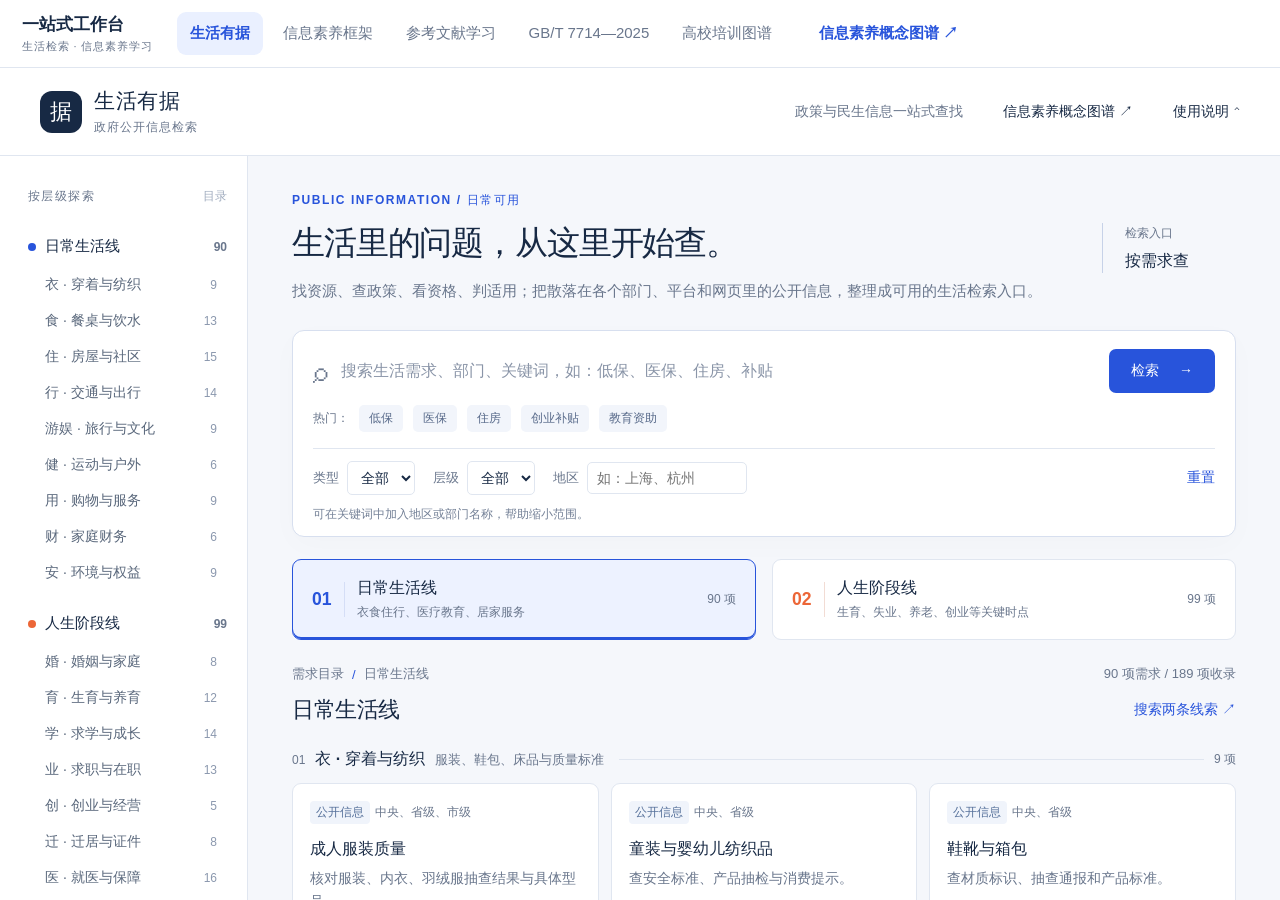
<file: index.html>
<!doctype html>
<html lang="zh-CN"><head><meta charset="utf-8"><meta name="viewport" content="width=device-width,initial-scale=1"><meta name="description" content="由日常生活与人生阶段两条线索，分层展示政府公开信息与生活服务资源，帮助用户高效检索与判断。"><title>生活有据 | 政府公开信息检索</title><link rel="icon" type="image/svg+xml" href="data:image/svg+xml,%3Csvg xmlns='http://www.w3.org/2000/svg' viewBox='0 0 64 64'%3E%3Crect width='64' height='64' rx='16' fill='%2315284b'/%3E%3Cpath d='M16 20h32v6H16zm0 14h32v6H16zm0 14h22v6H16z' fill='white'/%3E%3C/svg%3E"><link rel="stylesheet" href="styles.css"><script defer src="data.js"></script><script defer src="app.js"></script></head>
<body><a class="skip" href="#results">跳到检索结果</a>
<header class="header"><a class="brand" href="./" aria-label="生活有据 首页"><span class="brand-mark">据</span><span>生活有据<small>政府公开信息检索</small></span></a><div class="header-note">政策与民生信息一站式查找</div><a class="text-button" href="https://information-literacy-course-atlas.xingmf.chatgpt.site/" target="_blank" rel="noopener">信息素养概念图谱 ↗</a><button class="text-button" id="guide-open">使用说明 <span aria-hidden="true">⌃</span></button></header>
<div class="shell"><aside class="sidebar"><div class="nav-label">按层级探索 <span>目录</span></div><nav id="nav" aria-label="生活需求分类"></nav><div class="side-foot"><span class="mini-line"></span><strong>信息要核验</strong><p>查询到资格不等于服务质量保证；未查到记录不代表无资源。</p><button class="text-button" id="levels-open">查看层级</button></div></aside>
<main id="main"><section class="intro"><div><div class="eyebrow">PUBLIC INFORMATION / 日常可用</div><h1>生活里的问题，<br class="mobile-break">从这里开始查。</h1><p>找资源、查政策、看资格、判适用；把散落在各个部门、平台和网页里的公开信息，整理成可用的生活检索入口。</p></div><div class="index-stamp"><span>检索入口</span><b>按需求查</b></div></section>
<section class="search-panel" aria-label="检索条件"><form id="search-form"><div class="search-box"><span aria-hidden="true">⌕</span><label class="sr-only" for="query">搜索生活需求、部门、关键词</label><input id="query" type="search" placeholder="搜索生活需求、部门、关键词，如：低保、医保、住房、补贴" autocomplete="off"><button type="submit">检索 <span aria-hidden="true">→</span></button></div></form><div class="quick"><span>热门：</span><button data-query="低保">低保</button><button data-query="医保">医保</button><button data-query="住房">住房</button><button data-query="创业补贴">创业补贴</button><button data-query="教育资助">教育资助</button></div><div class="filters"><label>类型<select id="type"><option value="">全部</option><option>政策</option><option>服务</option><option>补贴</option><option>资格</option></select></label><label>层级<select id="level"><option value="">全部</option><option>国家</option><option>省级</option><option>市级</option><option>区县</option></select></label><label class="region-label">地区<input id="region" placeholder="如：上海、杭州" aria-describedby="region-help" maxlength="40"></label><button id="reset" class="text-button">重置</button></div><p class="filter-help" id="region-help">可在关键词中加入地区或部门名称，帮助缩小范围。</p></section>
<div class="track-tabs" role="group" aria-label="选择生活线索"><button class="track active" data-track="daily"><span class="track-icon">01</span><span><b>日常生活线</b><small>衣食住行、医疗教育、居家服务</small></span><em id="daily-count"></em></button><button class="track life" data-track="life"><span class="track-icon">02</span><span><b>人生阶段线</b><small>生育、失业、养老、创业等关键时点</small></span><em id="life-count"></em></button></div>
<section id="results" tabindex="-1"><div class="result-heading"><div class="breadcrumb" id="breadcrumb"></div><span id="result-count" role="status" aria-live="polite"></span></div><div class="scope-row"><h2 id="view-title">生活需求检索</h2><button id="all-scope" class="text-button">全部范围</button></div><div id="groups"></div></section>
<section class="reading-note"><b>信息有范围，判断有边界。</b><p>看更新时间、适用地区、统计口径与对象。查询到资质不等于服务质量保证；未查到记录不代表没有政策，但意味着尚未在公开信息中确认。</p><button id="method-open" class="text-button">查看检索方法</button></section>
</main></div>
<dialog id="detail" aria-labelledby="detail-title"><div class="dialog-top"><span id="detail-path"></span><button class="close" id="detail-close" aria-label="关闭详情">×</button></div><div id="detail-content"></div></dialog>
<dialog id="guide" aria-labelledby="guide-title"><div class="dialog-top"><span>使用指南</span><button class="close" id="guide-close" aria-label="关闭指南">×</button></div><div class="guide-content"><h2 id="guide-title">如何使用这套检索页</h2><div class="steps"><section><span>01</span><h3>先确定需求</h3><p>从“日常生活线”或“人生阶段线”入手，筛选最贴近你当前问题的资源。</p></section><section><span>02</span><h3>用关键词和地区缩小范围</h3><p>例如“失业补贴 + 上海”“儿童医保”“低保 + 杭州”等，通常更容易命中真实文件。</p></section><section><span>03</span><h3>比对机构、时间和适用范围</h3><p>重点看发布单位、更新时间、适用对象和管理层级，避免把一般通知误判成可直接申请的政策。</p></section></div><dl><dt>建议使用方式</dt><dd>优先查政府官网、部门文件、地方公告和统一政务平台。</dd><dd>如果搜索结果不理想，可以更换“类型”“层级”“地区”组合。</dd></dl></div></dialog>
<div id="toast" role="status" aria-live="polite"></div>
<script>
if (window.self === window.top) {
  window.location.replace('./all-in-one.html');
}
</script>
</body></html>
</file>
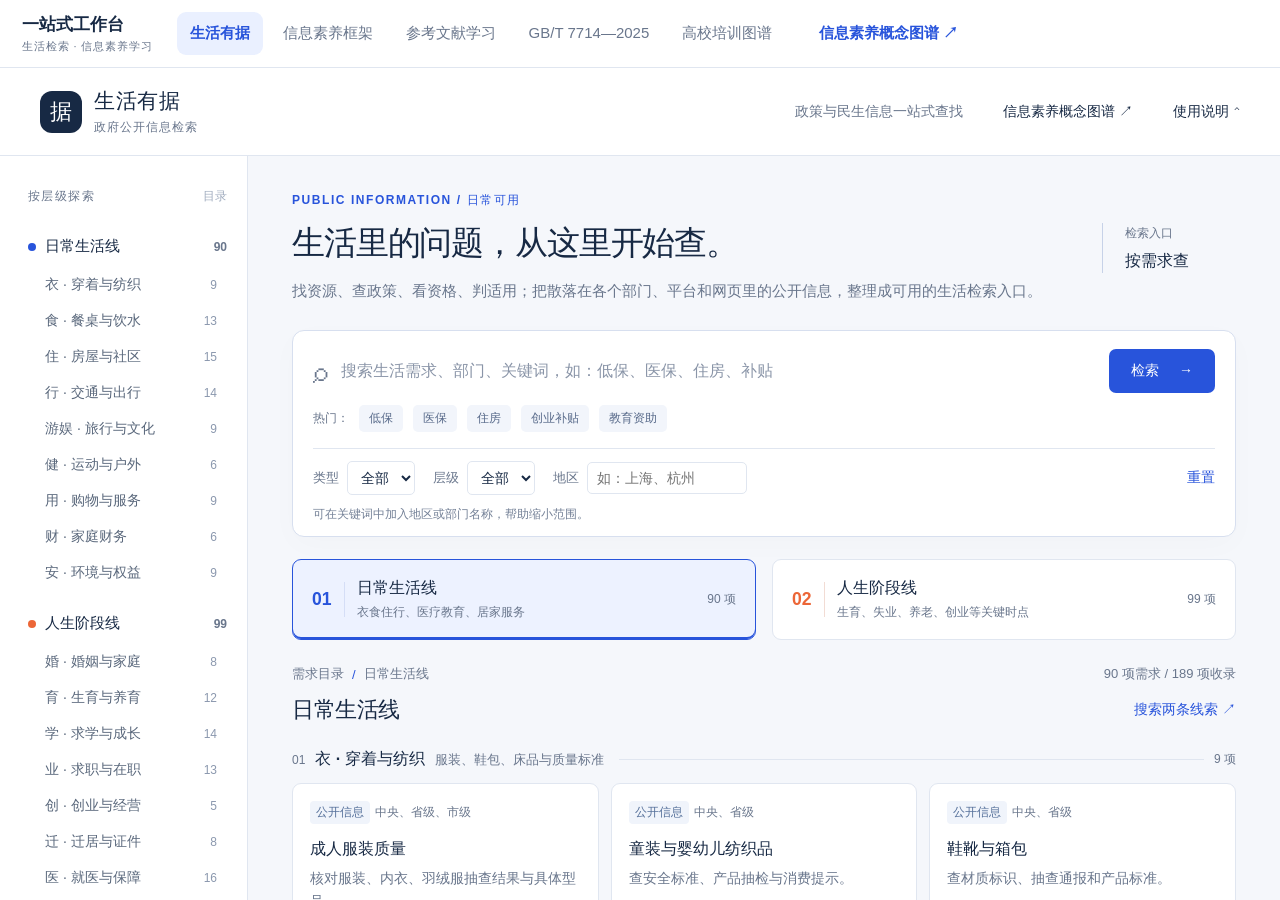
<file: all-in-one.html>
<!doctype html>
<html lang="zh-CN">
<head>
  <meta charset="utf-8">
  <meta name="viewport" content="width=device-width, initial-scale=1">
  <meta name="description" content="统一访问生活有据、信息素养框架、参考文献学习、GB/T 7714 和高校培训图谱。">
  <title>信息素养与生活检索 · 一站式工作台</title>
  <style>
    :root{color-scheme:light;--ink:#172944;--muted:#69768c;--line:#e0e6f0;--blue:#2854db;--paper:#f5f7fb;--white:#fff}
    *{box-sizing:border-box}html,body{height:100%;margin:0}body{display:flex;flex-direction:column;background:var(--paper);color:var(--ink);font:15px/1.5 Inter,"PingFang SC","Microsoft YaHei",sans-serif}
    .topbar{display:flex;align-items:center;gap:24px;padding:12px 22px;background:var(--white);border-bottom:1px solid var(--line);z-index:2}
    .brand{flex:none;color:var(--ink);font-weight:800;text-decoration:none;font-size:17px}.brand span{display:block;color:var(--muted);font-size:11px;font-weight:500;letter-spacing:.08em}
    nav{display:flex;align-items:center;gap:7px;overflow-x:auto;scrollbar-width:thin}nav button{flex:none;border:0;border-radius:9px;padding:10px 13px;background:transparent;color:var(--muted);font:inherit;cursor:pointer}nav button:hover{background:#f0f3fa;color:var(--ink)}nav button[aria-selected="true"]{background:#eaf0ff;color:var(--blue);font-weight:700}
    .workspace{position:relative;flex:1;min-height:0}.workspace iframe{position:absolute;inset:0;width:100%;height:100%;border:0;background:#fff}.workspace iframe[hidden]{display:none}
    .mobile-title{display:none}
    @media(max-width:700px){.topbar{display:block;padding:9px 12px}.brand{display:none}nav{gap:4px}nav button{padding:9px 11px;font-size:13px}.workspace{min-height:0}}
    .course-link{display:inline-block;flex:none;color:var(--blue);font-weight:650;text-decoration:none;padding:8px 10px;border-radius:9px}.course-link:hover,.course-link:focus-visible{background:#eaf0ff}
  @media(max-width:700px){.course-link{padding:5px 11px;font-size:13px}}
</style>
</head>
<body>
  <header class="topbar">
    <a class="brand" href="./all-in-one.html">一站式工作台<span>生活检索 · 信息素养学习</span></a>
    <nav role="tablist" aria-label="选择网页">
      <button id="tab-life" role="tab" aria-selected="true" aria-controls="page-life" data-page="life">生活有据</button>
      <button id="tab-framework" role="tab" aria-selected="false" aria-controls="page-framework" data-page="framework" tabindex="-1">信息素养框架</button>
      <button id="tab-references" role="tab" aria-selected="false" aria-controls="page-references" data-page="references" tabindex="-1">参考文献学习</button>
      <button id="tab-standard" role="tab" aria-selected="false" aria-controls="page-standard" data-page="standard" tabindex="-1">GB/T 7714—2025</button>
      <button id="tab-training" role="tab" aria-selected="false" aria-controls="page-training" data-page="training" tabindex="-1">高校培训图谱</button>
    </nav>
    <a class="course-link" href="https://information-literacy-course-atlas.xingmf.chatgpt.site/">信息素养概念图谱 ↗</a>
  </header>
  <main class="workspace" aria-label="网页内容">
    <iframe id="page-life" title="生活有据：政府公开信息检索" src="./index.html"></iframe>
    <iframe id="page-framework" title="高等教育信息素养框架互动知识图谱" src="./il-framework.html" hidden></iframe>
    <iframe id="page-references" title="参考文献互动学习网站" src="./ref-learning.html" hidden></iframe>
    <iframe id="page-standard" title="GB/T 7714—2025文献类型与代码全景图" src="./gbt7714.html" hidden></iframe>
    <iframe id="page-training" title="高校信息素养培训图谱" src="./training-atlas.html" hidden></iframe>
  </main>
  <script>
    const tabs=[...document.querySelectorAll('[role="tab"]')];
    const frames=[...document.querySelectorAll('.workspace iframe')];
    function activate(tab,focus=false){
      tabs.forEach(item=>{const selected=item===tab;item.setAttribute('aria-selected',String(selected));item.tabIndex=selected?0:-1;});
      frames.forEach(frame=>{frame.hidden=frame.id!==tab.getAttribute('aria-controls');});
      if(focus)tab.focus();
      history.replaceState(null,'','#'+tab.dataset.page);
    }
    tabs.forEach((tab,index)=>{
      tab.addEventListener('click',()=>activate(tab));
      tab.addEventListener('keydown',event=>{
        let next=index;
        if(event.key==='ArrowRight')next=(index+1)%tabs.length;
        else if(event.key==='ArrowLeft')next=(index-1+tabs.length)%tabs.length;
        else if(event.key==='Home')next=0;
        else if(event.key==='End')next=tabs.length-1;
        else return;
        event.preventDefault();activate(tabs[next],true);
      });
    });
    const initial=location.hash.slice(1);
    const initialTab=tabs.find(tab=>tab.dataset.page===initial);
    if(initialTab)activate(initialTab);
  </script>
</body>
</html>
</file>
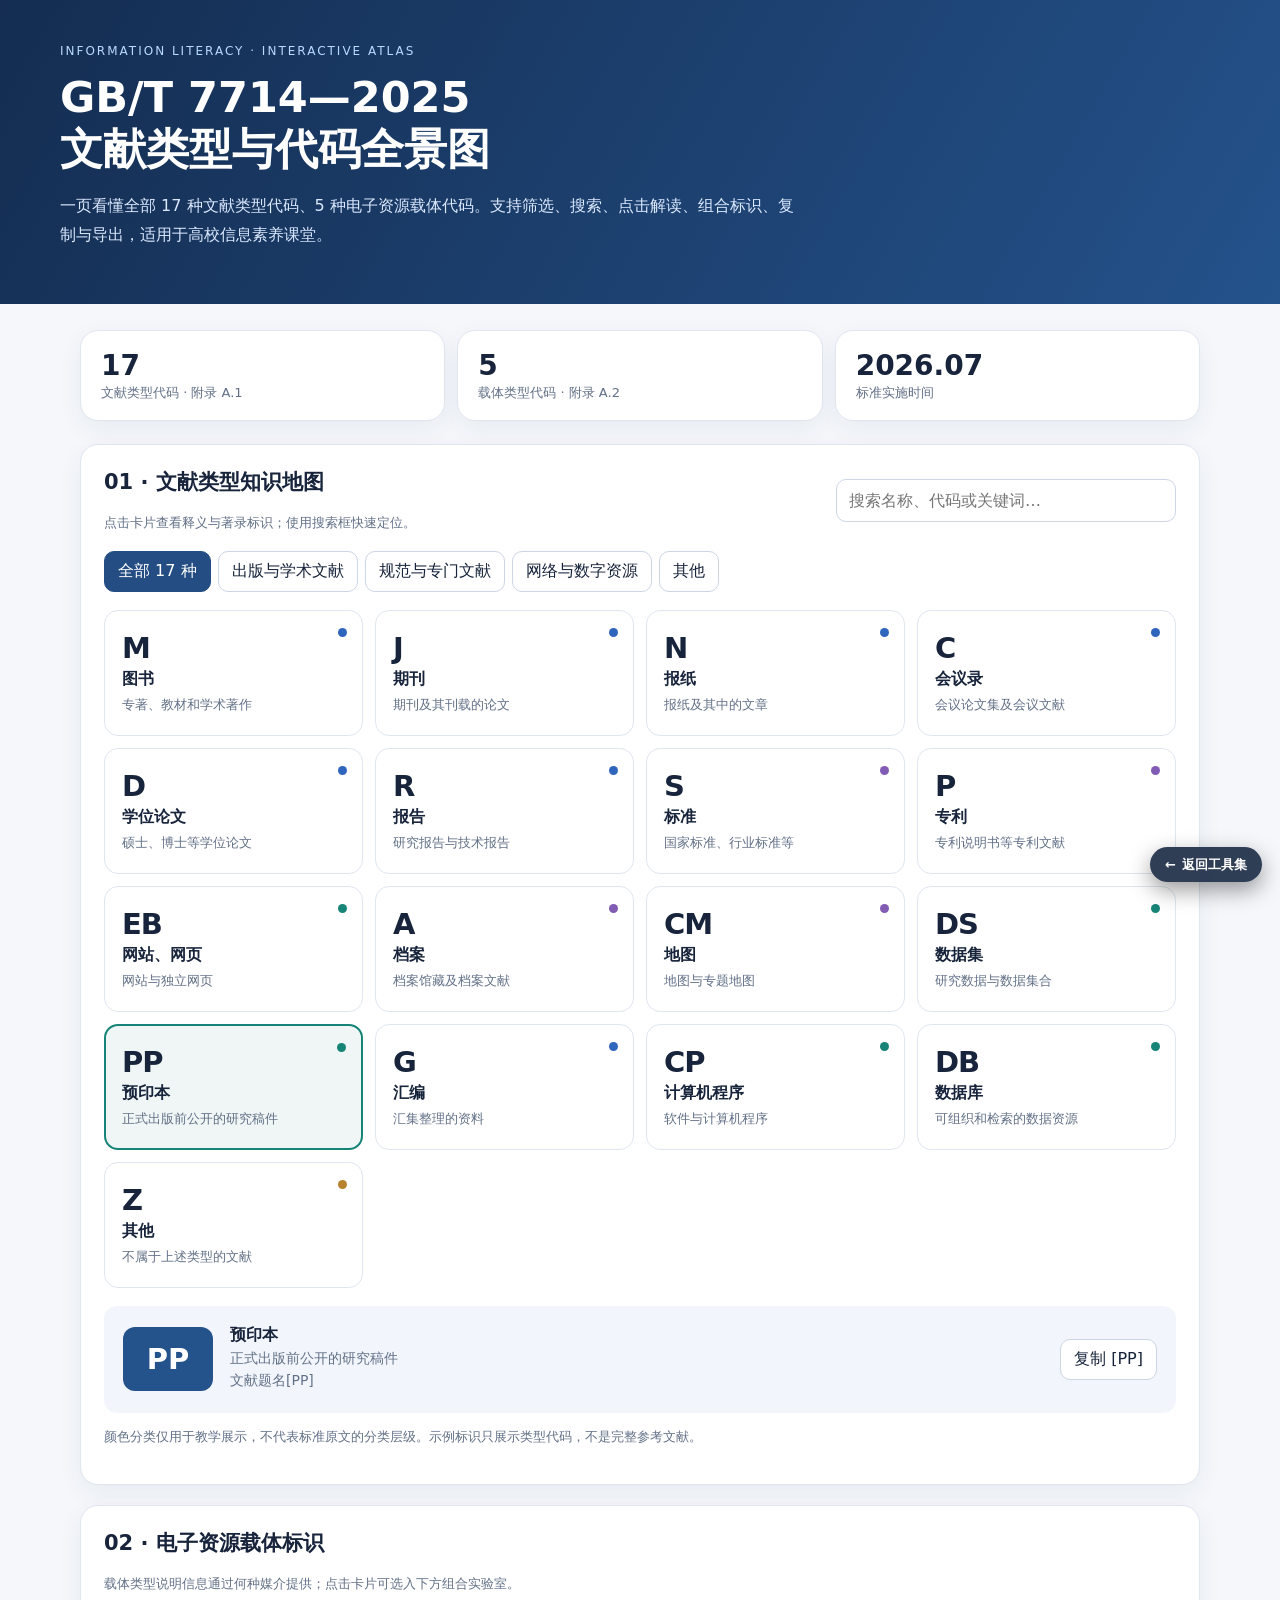
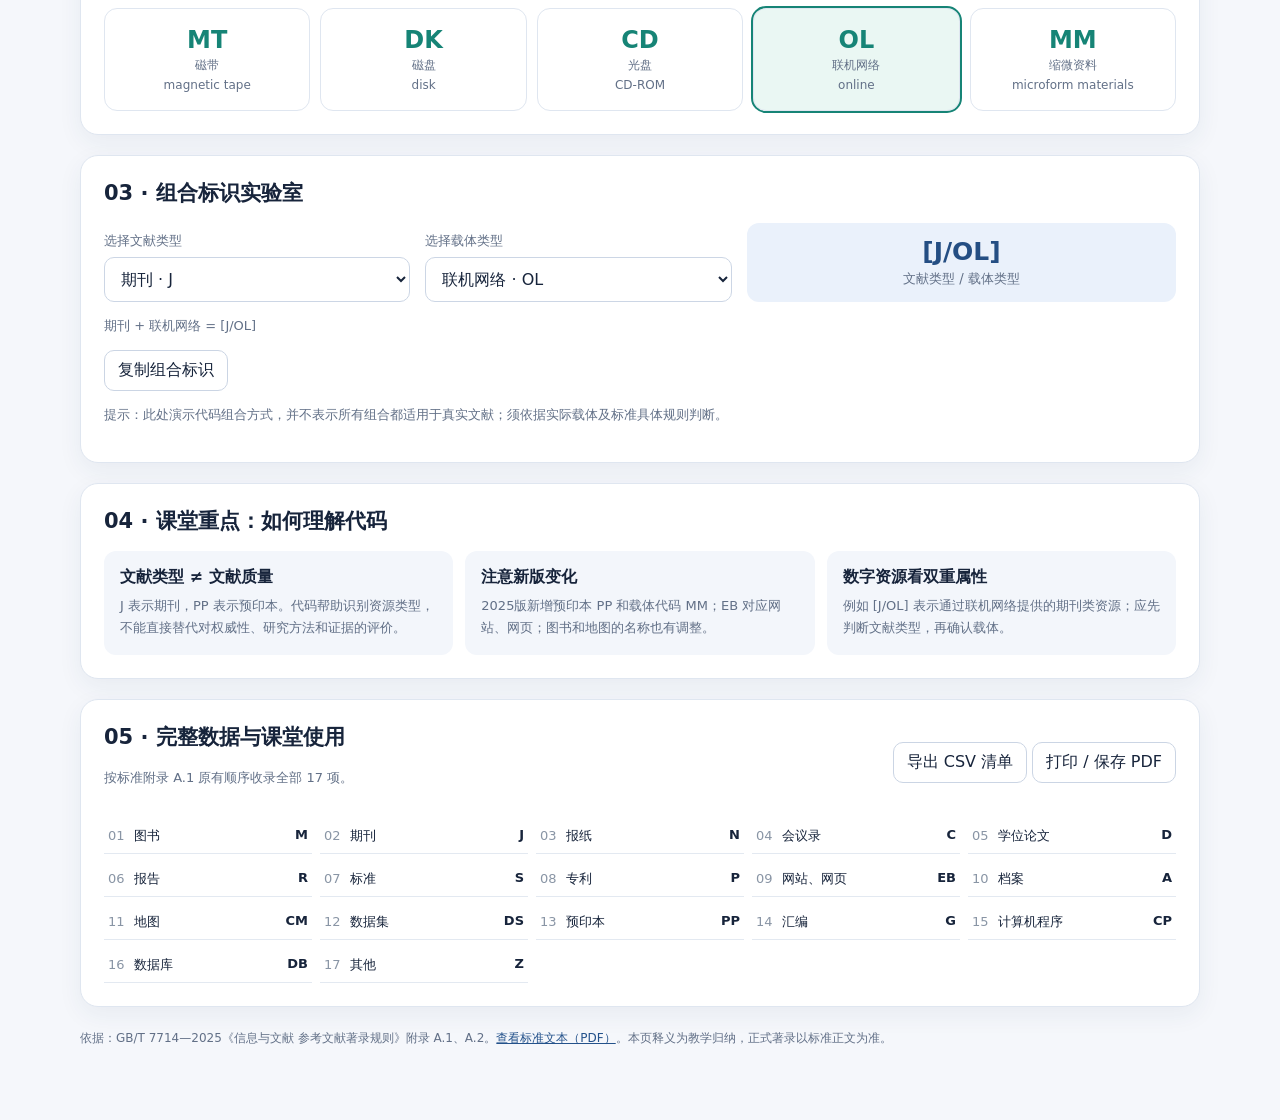
<file: gbt7714.html>
<!doctype html><html lang="zh-CN"><head><meta charset="utf-8"><meta name="viewport" content="width=device-width,initial-scale=1"><title>GB/T 7714—2025 · 文献类型与代码全景图</title><style>
:root{--bg:#f5f7fb;--ink:#17243b;--muted:#627087;--line:#dfe6f0;--blue:#2f65bd;--teal:#168476;--purple:#825bb4;--gold:#b7822e}*{box-sizing:border-box}body{margin:0;background:var(--bg);font-family:system-ui,-apple-system,'Microsoft YaHei',sans-serif;color:var(--ink)}header{background:linear-gradient(120deg,#142d51,#24528b);color:white;padding:44px max(24px,calc((100vw - 1160px)/2)) 38px}header .eyebrow{letter-spacing:2px;color:#b9d9ff;font-size:12px}h1{font-size:clamp(26px,3.6vw,43px);line-height:1.22;margin:13px 0}header p{max-width:740px;color:#dbe9ff;line-height:1.8}main{max-width:1160px;margin:auto;padding:26px 20px 70px}.stats{display:grid;grid-template-columns:repeat(3,1fr);gap:12px;margin-bottom:23px}.stat,.panel{background:white;border:1px solid var(--line);border-radius:18px;box-shadow:0 8px 24px #1e3c6510}.stat{padding:18px 20px}.stat b{font-size:28px;display:block}.stat span{color:var(--muted);font-size:13px}.panel{padding:23px;margin-bottom:20px}h2{font-size:21px;margin:0 0 16px}.sub{color:var(--muted);font-size:13px;line-height:1.7}.toolbar{display:flex;gap:12px;flex-wrap:wrap;justify-content:space-between;align-items:center;margin-bottom:17px}input,select{font:inherit;border:1px solid #ccd6e5;border-radius:10px;background:white;padding:11px 12px;color:var(--ink)}input{width:min(100%,340px)}.chips{display:flex;gap:7px;flex-wrap:wrap;margin-bottom:18px}button{cursor:pointer;font:inherit;border:1px solid #cbd5e4;background:white;border-radius:10px;padding:9px 13px;color:var(--ink);transition:.15s}button:hover{transform:translateY(-1px);border-color:#7298d3}button.active{background:#244e83;color:white;border-color:#244e83}.cards{display:grid;grid-template-columns:repeat(4,minmax(0,1fr));gap:12px}.type{border:1px solid var(--line);border-radius:14px;background:#fff;padding:17px;min-height:126px;text-align:left;position:relative}.type strong{display:block;font-size:29px;letter-spacing:-1px}.type .name{font-weight:650;margin:4px 0}.type small{color:var(--muted);line-height:1.45}.type.selected{border:2px solid var(--accent);padding:16px;background:color-mix(in srgb,var(--accent) 7%,white)}.type:before{content:"";position:absolute;right:15px;top:17px;width:9px;height:9px;border-radius:50%;background:var(--accent)}.detail{margin-top:18px;padding:19px;background:#f2f6fc;border-radius:13px;display:flex;align-items:center;gap:17px;flex-wrap:wrap}.bigcode{background:#24528b;color:white;border-radius:12px;padding:15px 20px;font-size:29px;font-weight:800;min-width:90px;text-align:center}.detail p{margin:4px 0;color:var(--muted);font-size:14px}.detail .actions{margin-left:auto}.carriers{display:grid;grid-template-columns:repeat(5,1fr);gap:10px}.carrier{padding:17px 8px;text-align:center;border:1px solid var(--line);border-radius:13px;background:#fff}.carrier b{font-size:24px;display:block;color:var(--teal)}.carrier span{font-size:12px;color:var(--muted)}.carrier.selected{outline:2px solid var(--teal);background:#eaf7f3}.builder{display:grid;grid-template-columns:1fr 1fr 1.4fr;gap:15px;align-items:end}.builder label{font-size:13px;color:var(--muted);display:block;margin-bottom:7px}.builder select{width:100%}.result{background:#eaf1fb;border-radius:12px;padding:14px;text-align:center}.result b{font-size:25px;color:#244e83}.result small{display:block;color:var(--muted);margin-top:4px}.notes{display:grid;grid-template-columns:repeat(3,1fr);gap:12px}.note{border-radius:12px;background:#f3f6fb;padding:16px}.note b{display:block;margin-bottom:7px}.note p{font-size:13px;color:var(--muted);line-height:1.7;margin:0}.foot{font-size:12px;color:var(--muted);line-height:1.9}.foot a{color:#24528b}#toast{position:fixed;bottom:20px;left:50%;transform:translateX(-50%);background:#1d3555;color:white;padding:10px 18px;border-radius:10px;display:none;box-shadow:0 8px 25px #0003}@media(max-width:760px){.cards{grid-template-columns:repeat(2,1fr)}.carriers{grid-template-columns:repeat(3,1fr)}.builder,.notes{grid-template-columns:1fr}.panel{padding:16px}header{padding:32px 20px}.detail .actions{margin-left:0}}@media print{body{background:white}header{print-color-adjust:exact}.panel{break-inside:avoid;box-shadow:none}.toolbar,.chips,.actions,#export{display:none}.cards{grid-template-columns:repeat(4,1fr)}}
</style></head><body><header><div class="eyebrow">INFORMATION LITERACY · INTERACTIVE ATLAS</div><h1>GB/T 7714—2025<br>文献类型与代码全景图</h1><p>一页看懂全部 17 种文献类型代码、5 种电子资源载体代码。支持筛选、搜索、点击解读、组合标识、复制与导出，适用于高校信息素养课堂。</p></header><main><section class="stats"><div class="stat"><b>17</b><span>文献类型代码 · 附录 A.1</span></div><div class="stat"><b>5</b><span>载体类型代码 · 附录 A.2</span></div><div class="stat"><b>2026.07</b><span>标准实施时间</span></div></section><section class="panel"><div class="toolbar"><div><h2>01 · 文献类型知识地图</h2><div class="sub">点击卡片查看释义与著录标识；使用搜索框快速定位。</div></div><input id="search" placeholder="搜索名称、代码或关键词…" aria-label="搜索文献类型"></div><div class="chips" id="filters"></div><div class="cards" id="cards"></div><div class="detail" id="detail" aria-live="polite"></div><p class="sub">颜色分类仅用于教学展示，不代表标准原文的分类层级。示例标识只展示类型代码，不是完整参考文献。</p></section><section class="panel"><h2>02 · 电子资源载体标识</h2><p class="sub">载体类型说明信息通过何种媒介提供；点击卡片可选入下方组合实验室。</p><div class="carriers" id="carriers"></div></section><section class="panel"><h2>03 · 组合标识实验室</h2><div class="builder"><div><label for="typeSelect">选择文献类型</label><select id="typeSelect"></select></div><div><label for="mediumSelect">选择载体类型</label><select id="mediumSelect"></select></div><div class="result"><b id="result">[J/OL]</b><small>文献类型 / 载体类型</small></div></div><p class="sub" id="resultDesc"></p><button id="copyCombo">复制组合标识</button><p class="sub">提示：此处演示代码组合方式，并不表示所有组合都适用于真实文献；须依据实际载体及标准具体规则判断。</p></section><section class="panel"><h2>04 · 课堂重点：如何理解代码</h2><div class="notes"><div class="note"><b>文献类型 ≠ 文献质量</b><p>J 表示期刊，PP 表示预印本。代码帮助识别资源类型，不能直接替代对权威性、研究方法和证据的评价。</p></div><div class="note"><b>注意新版变化</b><p>2025版新增预印本 PP 和载体代码 MM；EB 对应网站、网页；图书和地图的名称也有调整。</p></div><div class="note"><b>数字资源看双重属性</b><p>例如 [J/OL] 表示通过联机网络提供的期刊类资源；应先判断文献类型，再确认载体。</p></div></div></section><section class="panel"><div class="toolbar"><div><h2>05 · 完整数据与课堂使用</h2><p class="sub">按标准附录 A.1 原有顺序收录全部 17 项。</p></div><div><button id="export">导出 CSV 清单</button> <button onclick="window.print()">打印 / 保存 PDF</button></div></div><div id="fullTable"></div></section><footer class="foot">依据：GB/T 7714—2025《信息与文献 参考文献著录规则》附录 A.1、A.2。<a href="https://www2.abc.edu.cn/xbbjb/upload/2026-01/26012010262341.pdf" target="_blank" rel="noopener">查看标准文本（PDF）</a>。本页释义为教学归纳，正式著录以标准正文为准。</footer></main><div id="toast" role="status"></div><script>
const groups=[{label:'出版与学术文献',color:'#2f65bd',data:[['M','图书','专著、教材和学术著作'],['J','期刊','期刊及其刊载的论文'],['N','报纸','报纸及其中的文章'],['C','会议录','会议论文集及会议文献'],['D','学位论文','硕士、博士等学位论文'],['R','报告','研究报告与技术报告'],['G','汇编','汇集整理的资料']]},{label:'规范与专门文献',color:'#825bb4',data:[['S','标准','国家标准、行业标准等'],['P','专利','专利说明书等专利文献'],['A','档案','档案馆藏及档案文献'],['CM','地图','地图与专题地图']]},{label:'网络与数字资源',color:'#168476',data:[['EB','网站、网页','网站与独立网页'],['DS','数据集','研究数据与数据集合'],['PP','预印本','正式出版前公开的研究稿件'],['CP','计算机程序','软件与计算机程序'],['DB','数据库','可组织和检索的数据资源']]},{label:'其他',color:'#b7822e',data:[['Z','其他','不属于上述类型的文献']]}];
const order=['M','J','N','C','D','R','S','P','EB','A','CM','DS','PP','G','CP','DB','Z'];const types=groups.flatMap((g,group)=>g.data.map(([code,name,desc])=>({code,name,desc,group,color:g.color}))).sort((a,b)=>order.indexOf(a.code)-order.indexOf(b.code));const carriers=[['MT','磁带','magnetic tape'],['DK','磁盘','disk'],['CD','光盘','CD-ROM'],['OL','联机网络','online'],['MM','缩微资料','microform materials']];let filter=-1,selected='PP',medium='OL';const $=id=>document.getElementById(id);function toast(msg){$('toast').textContent=msg;$('toast').style.display='block';setTimeout(()=>$('toast').style.display='none',1800)}async function copy(s){try{await navigator.clipboard.writeText(s);toast('已复制 '+s)}catch(e){const t=document.createElement('textarea');t.value=s;document.body.appendChild(t);t.select();document.execCommand('copy');t.remove();toast('已复制 '+s)}}function renderFilters(){$('filters').innerHTML='';[['全部 17 种',-1],...groups.map((g,i)=>[g.label,i])].forEach(([label,id])=>{let b=document.createElement('button');b.textContent=label;b.className=id===filter?'active':'';b.onclick=()=>{filter=id;renderFilters();renderCards()};$('filters').appendChild(b)})}function renderCards(){const term=$('search').value.trim().toLowerCase();$('cards').innerHTML='';const matches=types.filter(t=>(filter<0||t.group===filter)&&[t.code,t.name,t.desc].join(' ').toLowerCase().includes(term));matches.forEach(t=>{const b=document.createElement('button');b.className='type'+(selected===t.code?' selected':'');b.style.setProperty('--accent',t.color);b.innerHTML=`<strong>${t.code}</strong><div class="name">${t.name}</div><small>${t.desc}</small>`;b.onclick=()=>{selected=t.code;$('typeSelect').value=t.code;renderCards();renderDetail();updateCombo()};$('cards').appendChild(b)});if(!matches.length)$('cards').innerHTML='<p class="sub">没有匹配结果，请尝试其他关键词。</p>';renderDetail()}function renderDetail(){const t=types.find(x=>x.code===selected);$('detail').innerHTML=`<div class="bigcode">${t.code}</div><div><strong>${t.name}</strong><p>${t.desc}</p><p>文献题名[${t.code}]</p></div><div class="actions"><button id="copyType">复制 [${t.code}]</button></div>`;$('copyType').onclick=()=>copy('['+t.code+']')}function renderCarriers(){$('carriers').innerHTML='';carriers.forEach(([code,name,en])=>{let b=document.createElement('button');b.className='carrier'+(medium===code?' selected':'');b.innerHTML=`<b>${code}</b><span>${name}<br>${en}</span>`;b.onclick=()=>{medium=code;$('mediumSelect').value=code;renderCarriers();updateCombo()};$('carriers').appendChild(b)})}function updateCombo(){const t=$('typeSelect').value,m=$('mediumSelect').value;selected=t;medium=m;$('result').textContent=`[${t}/${m}]`;$('resultDesc').textContent=`${types.find(x=>x.code===t).name} + ${carriers.find(x=>x[0]===m)[1]} = [${t}/${m}]`;}function csv(){const rows=[['序号','文献类型','代码'],...types.map((t,i)=>[i+1,t.name,t.code]),[],['载体类型','代码'],...carriers.map(c=>[c[1],c[0]])];const s='\ufeff'+rows.map(r=>r.map(v=>'"'+String(v).replaceAll('"','""')+'"').join(',')).join('\r\n');const a=document.createElement('a');a.href=URL.createObjectURL(new Blob([s],{type:'text/csv;charset=utf-8'}));a.download='GB_T_7714_2025_文献类型与载体代码.csv';a.click();URL.revokeObjectURL(a.href)}$('search').oninput=renderCards;types.forEach(t=>$('typeSelect').add(new Option(`${t.name} · ${t.code}`,t.code)));carriers.forEach(c=>$('mediumSelect').add(new Option(`${c[1]} · ${c[0]}`,c[0])));$('typeSelect').value='J';$('mediumSelect').value='OL';$('typeSelect').onchange=()=>{selected=$('typeSelect').value;renderCards();updateCombo()};$('mediumSelect').onchange=()=>{medium=$('mediumSelect').value;renderCarriers();updateCombo()};$('copyCombo').onclick=()=>copy($('result').textContent);$('export').onclick=csv;$('fullTable').innerHTML='<div style="display:grid;grid-template-columns:repeat(auto-fit,minmax(175px,1fr));gap:8px">'+types.map((t,i)=>`<div style="border-bottom:1px solid #e3e9f1;padding:8px 4px;font-size:13px"><span style="color:#8995a5;margin-right:9px">${String(i+1).padStart(2,'0')}</span>${t.name}<b style="float:right">${t.code}</b></div>`).join('')+'</div>';renderFilters();renderCards();renderCarriers();updateCombo();
</script><style>#backnav{position:fixed;right:18px;bottom:18px;z-index:99999;display:flex;align-items:center;gap:6px;background:#1b2b45e8;color:#fff!important;text-decoration:none;font:600 13px/1 system-ui,-apple-system,"Microsoft YaHei",sans-serif;padding:11px 15px;border-radius:999px;box-shadow:0 8px 22px #0006;backdrop-filter:blur(6px)}#backnav:hover{background:#2f65bd}@media print{#backnav{display:none}}</style><a id="backnav" href="index.html"><span>&larr;</span><span>返回工具集</span></a></body></html>
</file>
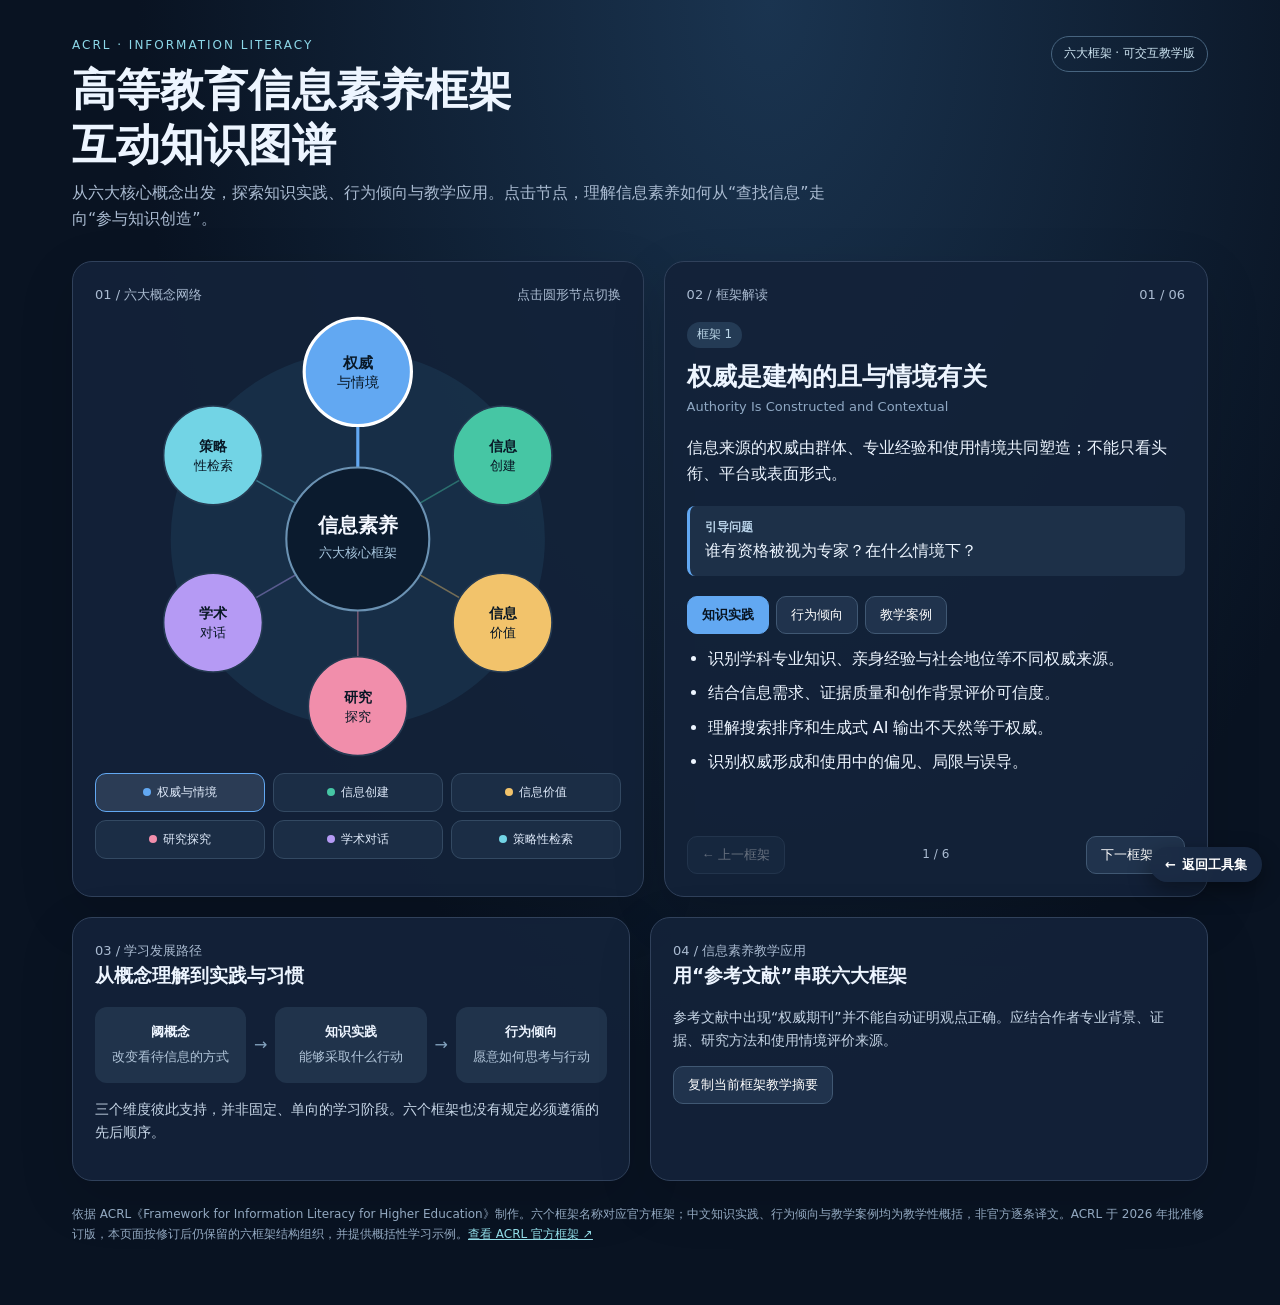
<file: il-framework.html>
<!doctype html><html lang="zh-CN"><head><meta charset="UTF-8"><meta name="viewport" content="width=device-width,initial-scale=1"><title>高等教育信息素养框架 · 互动知识图谱</title><style>
:root{--bg:#091322;--panel:#132239;--line:#30415b;--txt:#edf5ff;--muted:#aabbd1;--accent:#77d9e6}*{box-sizing:border-box}body{margin:0;background:radial-gradient(ellipse at 60% 0,#1a3450 0,#091322 58%);color:var(--txt);font-family:system-ui,-apple-system,"Microsoft YaHei",sans-serif;line-height:1.65}main{max-width:1180px;margin:auto;padding:36px 22px 60px}header{display:flex;justify-content:space-between;gap:20px;align-items:flex-start;flex-wrap:wrap}.eyebrow{color:#8cd8e8;font-size:12px;letter-spacing:2px}h1{font-size:clamp(27px,4vw,44px);margin:6px 0 8px;line-height:1.25}header p{color:var(--muted);max-width:760px;margin:0}.chip{border:1px solid #47647f;padding:7px 12px;border-radius:30px;font-size:12px;color:#cde4f1}.layout{display:grid;grid-template-columns:minmax(0,1.05fr) minmax(0,1fr);gap:20px;margin-top:28px}.panel{background:rgba(19,34,57,.92);border:1px solid var(--line);border-radius:20px;padding:22px;box-shadow:0 18px 55px #0002}.sectionhead{font-size:13px;color:var(--muted);display:flex;justify-content:space-between;gap:10px}.map{width:100%;height:auto;display:block;margin-top:8px}.node{cursor:pointer;outline:none}.node circle{transition:stroke-width .15s,filter .15s}.node:hover circle,.node:focus circle{filter:brightness(1.2)}.node:focus-visible circle{stroke:#fff;stroke-width:5}.node text{pointer-events:none}.legend{display:grid;grid-template-columns:repeat(3,minmax(0,1fr));gap:8px;margin-top:8px}.legend button{border:1px solid #334962;background:#1b2d45;color:#dfeafa;border-radius:11px;padding:10px 4px;cursor:pointer;font-size:12px}.legend button.active{border-color:var(--chosen);background:#2b3c55}.dot{display:inline-block;width:8px;height:8px;background:var(--chosen);border-radius:50%;margin-right:6px}.tag{display:inline-block;background:#243b55;color:#bdd8e9;border-radius:20px;padding:3px 10px;font-size:12px}.detail h2{font-size:25px;margin:12px 0 2px;line-height:1.35}.english{color:#8fa8c3;font-size:13px;margin-bottom:18px}.lead{font-size:16px;margin:0 0 18px}.question{background:#1d3048;border-left:3px solid var(--chosen);padding:12px 15px;border-radius:8px;margin:14px 0}.question strong{display:block;font-size:12px;color:#b8d2e8}.tabs{display:flex;gap:7px;margin:20px 0 12px;flex-wrap:wrap}.tabs button,.nav button,.action{border:1px solid #405873;border-radius:10px;background:#20334d;color:white;padding:9px 14px;cursor:pointer;font-size:13px}.tabs button[aria-selected=true]{background:var(--chosen);color:#071321;border-color:var(--chosen);font-weight:700}.tabcontent{min-height:170px}.tabcontent ul{margin:0;padding-left:21px}.tabcontent li{margin:8px 0}.nav{display:flex;align-items:center;justify-content:space-between;gap:12px;margin-top:20px}.nav button:disabled{opacity:.35;cursor:not-allowed}.nav span{font-size:12px;color:var(--muted)}.lower{display:grid;grid-template-columns:1fr 1fr;gap:20px;margin-top:20px}.lower h3{margin:0 0 10px}.steps{display:flex;align-items:stretch;gap:8px;margin:15px 0}.step{flex:1;background:#20334b;border-radius:12px;padding:14px 9px;text-align:center}.step b{display:block;font-size:13px}.step small{color:#b1c5d9}.arrow{align-self:center;color:#84a3bf}.resource{font-size:14px;color:#c6d5e6}.footer{color:#93a9c1;font-size:12px;margin-top:24px}.footer a{color:#92dce7}.action:hover,.nav button:not(:disabled):hover{background:#30506e}@media(max-width:790px){.layout,.lower{grid-template-columns:1fr}main{padding:22px 13px 45px}.panel{padding:16px}.legend button{font-size:11px}.tabcontent{min-height:0}.map{max-height:460px}}@media print{body{background:#fff;color:#111}.panel{box-shadow:none;background:#fff;color:#111}.english,.footer,.resource{color:#333}.tabs button,.legend button{color:#111}.nav{display:none}}
</style></head><body><main><header><div><div class="eyebrow">ACRL · INFORMATION LITERACY</div><h1>高等教育信息素养框架<br>互动知识图谱</h1><p>从六大核心概念出发，探索知识实践、行为倾向与教学应用。点击节点，理解信息素养如何从“查找信息”走向“参与知识创造”。</p></div><span class="chip">六大框架 · 可交互教学版</span></header><section class="layout"><div class="panel"><div class="sectionhead"><span>01 / 六大概念网络</span><span>点击圆形节点切换</span></div><svg id="map" class="map" viewBox="0 0 500 430" role="group" aria-label="六大信息素养框架交互关系图"></svg><div id="legend" class="legend"></div></div><div class="panel detail" id="detail"><div class="sectionhead"><span>02 / 框架解读</span><span id="counter">01 / 06</span></div><div id="detailbody"></div><div class="tabs" role="tablist" aria-label="学习维度"><button role="tab" data-tab="practice" aria-selected="true">知识实践</button><button role="tab" data-tab="disposition" aria-selected="false">行为倾向</button><button role="tab" data-tab="case" aria-selected="false">教学案例</button></div><div class="tabcontent" id="tabcontent" role="tabpanel" aria-live="polite"></div><div class="nav"><button id="prev">← 上一框架</button><span id="page">1 / 6</span><button id="next">下一框架 →</button></div></div></section><section class="lower"><div class="panel"><div class="sectionhead">03 / 学习发展路径</div><h3>从概念理解到实践与习惯</h3><div class="steps"><div class="step"><b>阈概念</b><small>改变看待信息的方式</small></div><span class="arrow">→</span><div class="step"><b>知识实践</b><small>能够采取什么行动</small></div><span class="arrow">→</span><div class="step"><b>行为倾向</b><small>愿意如何思考与行动</small></div></div><p class="resource">三个维度彼此支持，并非固定、单向的学习阶段。六个框架也没有规定必须遵循的先后顺序。</p></div><div class="panel"><div class="sectionhead">04 / 信息素养教学应用</div><h3>用“参考文献”串联六大框架</h3><p class="resource" id="connection"></p><button class="action" id="copy">复制当前框架教学摘要</button><span id="copystatus" style="margin-left:10px;font-size:12px;color:#8adcc6" aria-live="polite"></span></div></section><div class="footer">依据 ACRL《Framework for Information Literacy for Higher Education》制作。六个框架名称对应官方框架；中文知识实践、行为倾向与教学案例均为教学性概括，非官方逐条译文。ACRL 于 2026 年批准修订版，本页面按修订后仍保留的六框架结构组织，并提供概括性学习示例。<a href="https://www.ala.org/acrl/standards/ilframework" target="_blank" rel="noopener">查看 ACRL 官方框架 ↗</a></div></main><script>
const data=[{name:'权威是建构的且与情境有关',short:'权威与情境',en:'Authority Is Constructed and Contextual',color:'#62A8F2',idea:'信息来源的权威由群体、专业经验和使用情境共同塑造；不能只看头衔、平台或表面形式。',question:'谁有资格被视为专家？在什么情境下？',practices:['识别学科专业知识、亲身经验与社会地位等不同权威来源。','结合信息需求、证据质量和创作背景评价可信度。','理解搜索排序和生成式 AI 输出不天然等于权威。','识别权威形成和使用中的偏见、局限与误导。'],dispositions:['保持开放心态，认真倾听不同立场。','尊重专业知识，同时保留合理质疑。','反思个人偏见与知识局限。'],case:'比较学术论文、政府报告和社交媒体帖子对同一公共议题的解释，讨论哪些情境下它们各自具有参考价值。',connection:'参考文献中出现“权威期刊”并不能自动证明观点正确。应结合作者专业背景、证据、研究方法和使用情境评价来源。'},{name:'信息创建是一个过程',short:'信息创建',en:'Information Creation as a Process',color:'#46C6A4',idea:'信息产品经历构思、生产、修改、审查和传播等过程；不同流程影响信息的用途与可靠性。',question:'这份信息是如何被创造出来的？',practices:['比较预印本、正式期刊论文、报告和动态网页的形成过程。','辨别信息产品的稳定性与更新机制。','根据任务选择适当的信息格式。','审视 AI 生成内容与人类创作过程的区别和局限。'],dispositions:['关注信息生产的目的和条件。','不把文献格式与信息质量简单画等号。','重视创作过程及其潜在偏见。'],case:'将一篇预印本与其后续正式发表版本并排比较，观察审稿、修订和论证的变化。',connection:'著录预印本、期刊论文、网页或数据集时，先理解它们的创作与发布过程，才能正确判断版本和来源。'},{name:'信息具有价值',short:'信息价值',en:'Information Has Value',color:'#F2C36B',idea:'信息兼具知识、社会、经济和法律价值；使用和传播信息涉及权利、利益与责任。',question:'为什么必须尊重、保护并合理使用信息？',practices:['规范引用文字、图像、数据及他人的观点。','理解版权、许可、开放获取和隐私保护。','分析信息获取与传播背后的利益和成本。','合理披露和评价 AI 工具参与信息创作的情况。'],dispositions:['尊重知识创造者的劳动与贡献。','关注信息获取的公平性。','负责任地分享和使用信息。'],case:'给学生一段未经标注来源的课程论文，识别可能的剽窃风险，并为文字、图片和数据补充恰当的来源说明。',connection:'参考文献是承认他人知识贡献的一种方式，但并不能替代版权许可、学术诚信和数据使用责任。'},{name:'研究是一种探究',short:'研究探究',en:'Research as Inquiry',color:'#F18EAB',idea:'研究是不断提出问题、收集证据、修正认识并生成新问题的开放性过程。',question:'如何把模糊的疑问变成可研究的问题？',practices:['根据知识空白或争议提出研究问题。','调整研究范围并选择适当的方法。','综合不同来源的证据，识别不足。','在新证据出现后修正结论和问题。'],dispositions:['保持好奇心、耐心与探索精神。','愿意接受不确定性和反例。','保持学术谦逊，必要时寻求帮助。'],case:'将“大学生喜欢 AI 吗？”细化为“生成式 AI 对大一学生批判性阅读能力的影响是什么？”，逐步确定研究对象、指标和证据。',connection:'通过参考文献找到尚未解决的问题，而不是先决定结论，再寻找支持自己观点的文献。'},{name:'学术研究是一场对话',short:'学术对话',en:'Scholarship as Conversation',color:'#B59AF4',idea:'学术知识通过持续的引用、争论、回应、修正与合作不断演进；学习者也可以参与其中。',question:'我的研究如何与已有学术观点对话？',practices:['追踪一项研究的参考文献与后续引用。','识别观点之间的支持、分歧和变化。','准确呈现他人的贡献，并参与讨论。','审视不同知识形式及被忽视的声音。'],dispositions:['尊重不同观点并保持批判性。','认识自己也能成为知识贡献者。','愿意接收反馈并修正论证。'],case:'选择一篇有争议的研究，沿引用链寻找支持与反驳的论文，绘制观点演化时间线。',connection:'参考文献表不仅是“文献清单”，也是一幅学术对话网络：谁提出观点、谁提出异议、谁在后来修正了它？'},{name:'检索是一种策略性探索',short:'策略性检索',en:'Searching as Strategic Exploration',color:'#72D4E5',idea:'检索是迭代式探索，需要根据问题、检索工具、结果反馈和信息环境不断调整策略。',question:'怎样找到真正有用的信息，而不只是找到很多结果？',practices:['确定信息需求并选择适当的数据库与工具。','组合关键词、主题词和布尔逻辑。','根据结果持续调整检索范围与检索式。','利用引文追踪、筛选和多路径搜索发现相关资料。'],dispositions:['保持灵活、创造性和耐心。','接受首次检索可能不理想。','反思结果中的遗漏、偏差与误导。'],case:'从“AI 素养”出发，扩展为“生成式人工智能”“AI literacy”“information literacy”等词组，比较检索结果并优化策略。',connection:'从一篇关键文献出发，沿参考文献向前追溯、沿被引文献向后追踪，是重要的策略性检索方法。'}];
let selected=0,tab='practice';const $=id=>document.getElementById(id);const NS='http://www.w3.org/2000/svg';function el(tag,attrs={},txt){let e=document.createElementNS(NS,tag);Object.entries(attrs).forEach(([k,v])=>e.setAttribute(k,v));if(txt!==undefined)e.textContent=txt;return e}function draw(){const svg=$('map');svg.replaceChildren();svg.append(el('circle',{cx:250,cy:215,r:178,fill:'#1b3651',opacity:.65}));for(let i=0;i<6;i++){let angle=(-90+i*60)*Math.PI/180,x=250+159*Math.cos(angle),y=215+159*Math.sin(angle),d=data[i];svg.append(el('line',{x1:250,y1:215,x2:x,y2:y,stroke:d.color,'stroke-width':i===selected?3:1.5,opacity:i===selected?1:.42}));let g=el('g',{class:'node',role:'button',tabindex:0,'aria-label':d.name,'aria-pressed':String(i===selected)});g.append(el('circle',{cx:x,cy:y,r:i===selected?51:47,fill:d.color,stroke:i===selected?'#fff':'#253a52','stroke-width':i===selected?3:1.5}));g.append(el('text',{x,y:y-4,'text-anchor':'middle','font-size':i===selected?14:13,'font-weight':'700',fill:'#081725'},d.short.slice(0,2)));g.append(el('text',{x,y:y+14,'text-anchor':'middle','font-size':i===selected?13:12,fill:'#081725'},d.short.slice(2)));g.addEventListener('click',()=>choose(i));g.addEventListener('keydown',e=>{if(e.key==='Enter'||e.key===' '){e.preventDefault();choose(i)}});svg.append(g)}svg.append(el('circle',{cx:250,cy:215,r:68,fill:'#0b1b2e',stroke:'#6b92b3','stroke-width':2}));svg.append(el('text',{x:250,y:208,'text-anchor':'middle','font-size':19,'font-weight':'700',fill:'#f4f8ff'},'信息素养'));svg.append(el('text',{x:250,y:232,'text-anchor':'middle','font-size':12,fill:'#a9c8e0'},'六大核心框架'))}
function choose(i){selected=i;tab='practice';render()}function render(){let d=data[selected];document.documentElement.style.setProperty('--chosen',d.color);$('counter').textContent=String(selected+1).padStart(2,'0')+' / 06';$('page').textContent=(selected+1)+' / 6';$('detailbody').innerHTML='<div style="margin-top:15px"><span class="tag">框架 '+(selected+1)+'</span><h2>'+d.name+'</h2><div class="english">'+d.en+'</div><p class="lead">'+d.idea+'</p><div class="question"><strong>引导问题</strong>'+d.question+'</div></div>';$('connection').textContent=d.connection;document.querySelectorAll('[role=tab]').forEach(b=>b.setAttribute('aria-selected',String(b.dataset.tab===tab)));$('tabcontent').innerHTML=tab==='case'?'<p>'+d.case+'</p>':'<ul>'+d[tab==='practice'?'practices':'dispositions'].map(x=>'<li>'+x+'</li>').join('')+'</ul>';$('prev').disabled=selected===0;$('next').disabled=selected===5;$('legend').innerHTML=data.map((x,i)=>'<button style="--chosen:'+x.color+'" class="'+(i===selected?'active':'')+'" data-index="'+i+'"><span class="dot"></span>'+x.short+'</button>').join('');document.querySelectorAll('#legend button').forEach(b=>b.addEventListener('click',()=>choose(+b.dataset.index)));draw()}
document.querySelectorAll('[role=tab]').forEach(b=>b.addEventListener('click',()=>{tab=b.dataset.tab;render()}));$('prev').onclick=()=>choose(Math.max(0,selected-1));$('next').onclick=()=>choose(Math.min(5,selected+1));$('copy').onclick=async()=>{let d=data[selected],s=`${d.name}\n${d.en}\n核心思想：${d.idea}\n引导问题：${d.question}\n知识实践：\n${d.practices.join('\n')}\n行为倾向：\n${d.dispositions.join('\n')}\n教学案例：${d.case}`;try{await navigator.clipboard.writeText(s);$('copystatus').textContent='已复制'}catch(e){let t=document.createElement('textarea');t.value=s;document.body.append(t);t.select();document.execCommand('copy');t.remove();$('copystatus').textContent='已复制'}setTimeout(()=>$('copystatus').textContent='',2000)};render();
</script><style>#backnav{position:fixed;right:18px;bottom:18px;z-index:99999;display:flex;align-items:center;gap:6px;background:#1b2b45e8;color:#fff!important;text-decoration:none;font:600 13px/1 system-ui,-apple-system,"Microsoft YaHei",sans-serif;padding:11px 15px;border-radius:999px;box-shadow:0 8px 22px #0006;backdrop-filter:blur(6px)}#backnav:hover{background:#2f65bd}@media print{#backnav{display:none}}</style><a id="backnav" href="index.html"><span>&larr;</span><span>返回工具集</span></a></body></html>
</file>
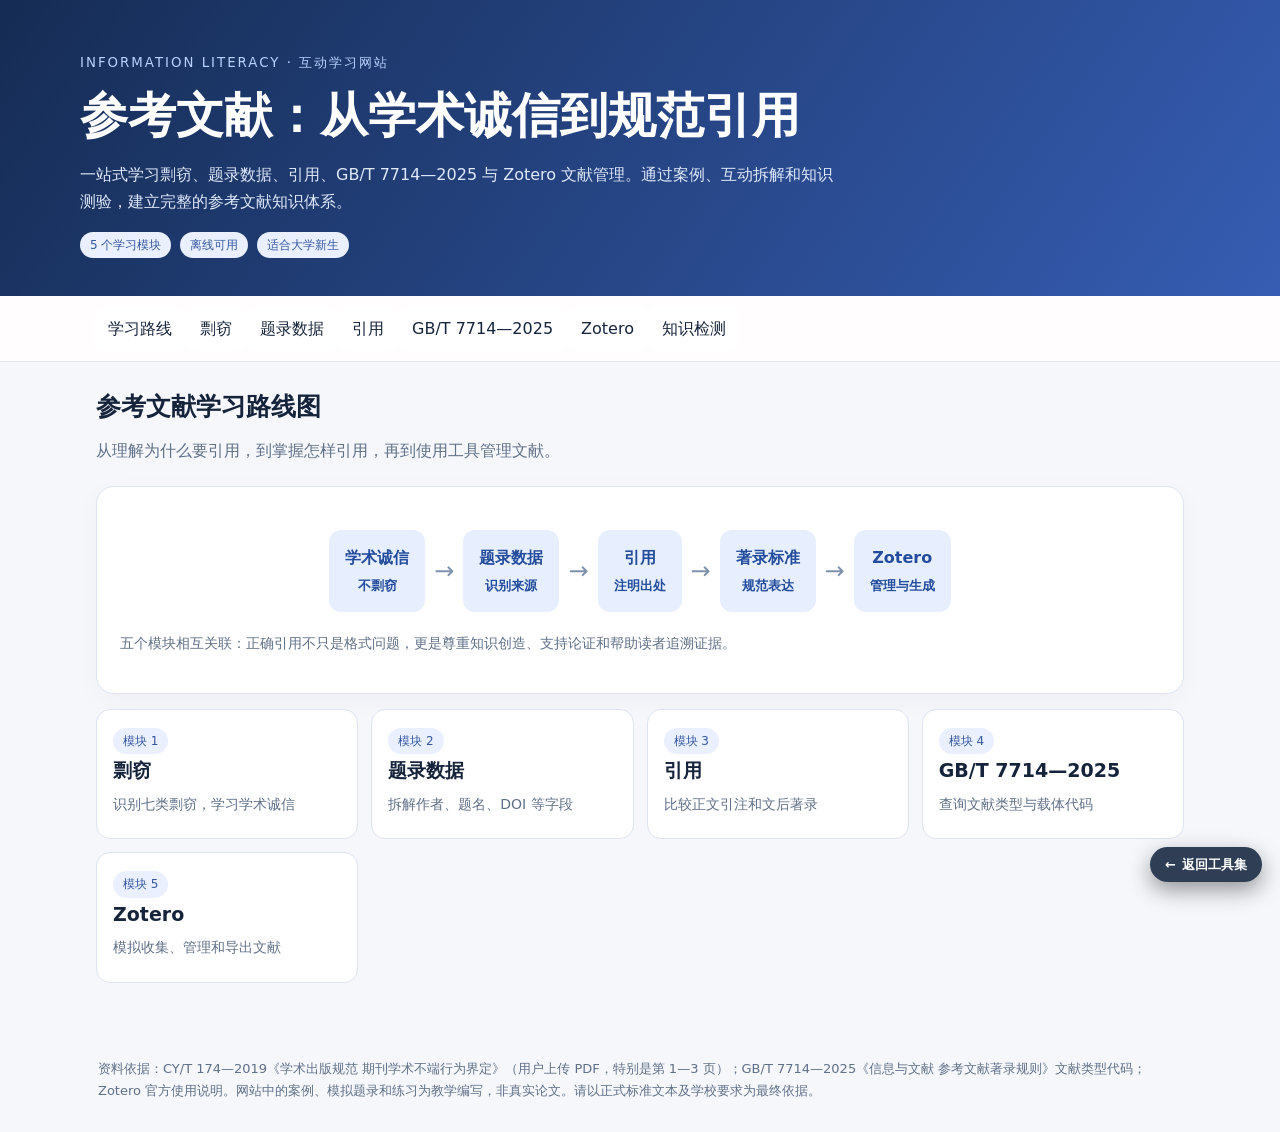
<file: ref-learning.html>
<!doctype html><html lang="zh-CN"><head><meta charset="utf-8"><meta name="viewport" content="width=device-width,initial-scale=1"><title>参考文献 · 从学术诚信到 Zotero</title><style>
:root{--bg:#f5f7fb;--ink:#16243b;--muted:#607087;--accent:#345cba;--line:#dce4f0;--card:#fff}*{box-sizing:border-box}body{margin:0;background:var(--bg);color:var(--ink);font:16px/1.7 system-ui,-apple-system,'Microsoft YaHei',sans-serif}header{background:linear-gradient(125deg,#152c54,#365db3);color:white;padding:48px max(22px,calc((100vw - 1120px)/2)) 38px}header small{letter-spacing:.15em;color:#b9d2ff}h1{font-size:clamp(30px,4vw,48px);line-height:1.25;margin:10px 0}header p{max-width:760px;color:#e0e9fa}nav{position:sticky;top:0;background:#fffdfdf5;z-index:10;border-bottom:1px solid var(--line);overflow-x:auto}nav>div{display:flex;gap:6px;max-width:1120px;margin:auto;padding:10px 14px}button{font:inherit;cursor:pointer;border:1px solid var(--line);border-radius:10px;background:white;color:var(--ink);padding:9px 14px}button:hover{border-color:#6488d7}button.active,.primary{background:var(--accent);color:white;border-color:var(--accent)}nav button{white-space:nowrap;border:0}main{max-width:1120px;margin:auto;padding:24px 16px 75px}.section{display:none}.section.active{display:block}.intro{color:var(--muted);margin:0 0 22px}.card{background:var(--card);border:1px solid var(--line);border-radius:18px;padding:23px;margin:15px 0;box-shadow:0 8px 28px #182b4d08}h2{font-size:25px;margin:0 0 8px}h3{font-size:18px;margin:0 0 9px}.grid{display:grid;grid-template-columns:repeat(auto-fit,minmax(220px,1fr));gap:13px}.mini{border:1px solid var(--line);border-radius:14px;padding:16px;background:#fff}.mini strong{display:block;font-size:19px}.mini p{margin:6px 0;color:var(--muted);font-size:14px}.pill{display:inline-block;border-radius:30px;padding:3px 10px;background:#eaf0ff;color:#3658a0;font-size:12px}.quote{border-left:4px solid #5379cb;padding:14px 20px;background:#edf3ff;border-radius:0 12px 12px 0;font-size:19px}.flex{display:flex;flex-wrap:wrap;gap:9px;align-items:center}.muted{color:var(--muted);font-size:14px}.detail{background:#f0f5fd;padding:17px;border-radius:12px;margin-top:12px}.diagram{display:flex;align-items:center;justify-content:center;flex-wrap:wrap;gap:9px;margin:20px 0}.node{padding:14px 16px;border-radius:12px;background:#e7effe;color:#244c9c;text-align:center;font-weight:650}.arrow{color:#7d90ac;font-size:24px}.citation{font-size:18px;line-height:2.6}.citation button{margin:3px;padding:5px 9px}.input,select{font:inherit;border:1px solid #bdcbe0;border-radius:9px;padding:10px;width:100%;max-width:450px;background:#fff}label{display:block;font-size:14px;font-weight:650;margin:9px 0 4px}.code{font:650 23px/1.3 ui-monospace,monospace;color:#2853ad}.result{background:#f0f5ff;border-radius:12px;padding:15px;white-space:pre-wrap;overflow-wrap:anywhere}.steps{counter-reset:steps}.step{position:relative;padding:12px 12px 12px 54px;margin:10px 0;background:#f5f8fd;border-radius:12px}.step:before{counter-increment:steps;content:counter(steps);position:absolute;left:13px;top:14px;width:27px;height:27px;border-radius:50%;background:#345cba;color:white;text-align:center;line-height:27px;font-weight:700}.quiz-option{display:block;width:100%;text-align:left;margin:7px 0}.correct{background:#e1f5ec;border-color:#25966d}.wrong{background:#fff0eb;border-color:#ce715b}.bar{height:8px;background:#dfe7f6;border-radius:20px;overflow:hidden}.bar>div{height:100%;background:#3b6dd1;transition:width .25s}footer{max-width:1120px;margin:0 auto 30px;padding:0 18px;color:var(--muted);font-size:13px}a{color:#275ab1}@media(max-width:600px){header{padding:30px 20px}.card{padding:16px}.citation{font-size:15px}}@media print{nav,.no-print{display:none!important}.section{display:block!important;break-before:page}body{background:white}.card{box-shadow:none}}
</style></head><body><header><small>INFORMATION LITERACY · 互动学习网站</small><h1>参考文献：从学术诚信到规范引用</h1><p>一站式学习剽窃、题录数据、引用、GB/T 7714—2025 与 Zotero 文献管理。通过案例、互动拆解和知识测验，建立完整的参考文献知识体系。</p><div class="flex"><span class="pill">5 个学习模块</span><span class="pill">离线可用</span><span class="pill">适合大学新生</span></div></header><nav><div id="nav"></div></nav><main>
<section id="overview" class="section active"><h2>参考文献学习路线图</h2><p class="intro">从理解为什么要引用，到掌握怎样引用，再到使用工具管理文献。</p><div class="card"><div class="diagram"><div class="node">学术诚信<br><small>不剽窃</small></div><span class="arrow">→</span><div class="node">题录数据<br><small>识别来源</small></div><span class="arrow">→</span><div class="node">引用<br><small>注明出处</small></div><span class="arrow">→</span><div class="node">著录标准<br><small>规范表达</small></div><span class="arrow">→</span><div class="node">Zotero<br><small>管理与生成</small></div></div><p class="muted">五个模块相互关联：正确引用不只是格式问题，更是尊重知识创造、支持论证和帮助读者追溯证据。</p></div><div class="grid" id="overviewCards"></div></section>
<section id="plagiarism" class="section"><h2>01 · 剽窃与学术诚信</h2><p class="intro">定义及类型以用户提供的 CY/T 174—2019《学术出版规范 期刊学术不端行为界定》为依据。</p><div class="card"><span class="pill">标准原文 · 2.1</span><h3>什么是剽窃（plagiarism）？</h3><div class="quote">采用不当手段，窃取他人的观点、数据、图像、研究方法、文字表述等并以自己名义发表的行为。</div><p class="muted">来源：CY/T 174—2019，第 2.1 条，上传文件第 1 页。该标准主要适用于学术期刊论文出版过程，其他学术出版物可参照使用。</p></div><div class="card"><h3>七类剽窃：点击查看典型表现</h3><div class="grid" id="plagGrid"></div><div id="plagDetail" class="detail" aria-live="polite"></div></div><div class="card"><h3>容易误解的三个问题</h3><div class="grid"><div class="mini"><strong>改写就不用引用？</strong><p>不对。不改变原意地转述他人观点却不加引注，也可能构成观点剽窃（3.1.1）。</p></div><div class="mini"><strong>注明来源就能原文照抄？</strong><p>不对。成段使用他人文字虽有引注，但未用引号或其他特定方式明确区分，也属于标准列举的文字表述剽窃表现（3.1.5）。</p></div><div class="mini"><strong>只复制图片才算剽窃？</strong><p>不对。未说明来源而对图片进行增删、增强或弱化后使用，也属于相关表现（3.1.3）。</p></div></div></div></section>
<section id="metadata" class="section"><h2>02 · 题录数据：文献的“身份证”</h2><p class="intro">题录是描述和识别文献的结构化信息。题录数据不等于论文全文，也不等于最终排版的参考文献字符串。</p><div class="card"><h3>点击字段，拆解一条期刊论文题录</h3><div class="citation" id="metadataFields"></div><div class="detail" id="metadataDetail"></div><p class="muted">以下作者、题名、刊名、卷期和 DOI 均为教学虚构数据，不可作为真实文献引用。</p></div><div class="card"><h3>题录数据怎样流动？</h3><div class="diagram"><div class="node">数据库检索</div><span class="arrow">→</span><div class="node">导出题录<br><small>RIS / BibTeX</small></div><span class="arrow">→</span><div class="node">导入 Zotero</div><span class="arrow">→</span><div class="node">核对字段</div><span class="arrow">→</span><div class="node">生成引用</div></div><div class="grid"><div class="mini"><strong>RIS</strong><p>常见的文献交换格式，可记录作者、题名、刊名、年份、DOI 等字段。</p></div><div class="mini"><strong>BibTeX</strong><p>常用于 LaTeX 写作生态的结构化文献数据格式。</p></div><div class="mini"><strong>DOI</strong><p>数字对象标识符，可辅助识别文献和检索元数据；不是所有文献都有 DOI。</p></div></div></div></section>
<section id="citation" class="section"><h2>03 · 引用：把他人的知识正确带入自己的论证</h2><p class="intro">引用包括正文中的来源标注，以及文后可追溯的参考文献著录。</p><div class="card"><h3>切换两种常见引用方式</h3><div class="flex"><button id="numBtn" class="active" onclick="setCitation('num')">顺序编码制</button><button id="authorBtn" onclick="setCitation('author')">著者—出版年制</button></div><div id="citationResult" class="detail"></div></div><div class="card"><h3>直接引用与间接引用</h3><div class="grid"><div class="mini"><strong>直接引用</strong><p>保留原文措辞，应明确标识引用文字并注明来源；具体页码要求依学校规范及引用格式处理。</p></div><div class="mini"><strong>间接引用</strong><p>用自己的语言概括或转述他人的观点，也需要注明来源。</p></div><div class="mini"><strong>参考文献表</strong><p>提供足够的著录信息，帮助读者查找和核验引用来源。</p></div></div></div></section>
<section id="standard" class="section"><h2>04 · GB/T 7714—2025：文献类型与著录</h2><p class="intro">通过代码筛选和组合演示认识文献类型。示例仅用于教学，不替代标准原文的完整著录细则。</p><div class="card"><h3>17 种文献类型代码</h3><input class="input" id="typeSearch" placeholder="搜索代码或名称，如 PP、预印本" oninput="renderTypes()"><div class="grid" id="typeGrid" style="margin-top:14px"></div><div id="typeDetail" class="detail"></div></div><div class="card"><h3>5 种电子资源载体代码</h3><div class="grid" id="carrierGrid"></div><h3 style="margin-top:24px">组合标识实验室</h3><div class="grid"><div><label for="docSelect">文献类型</label><select id="docSelect" onchange="combine()"></select></div><div><label for="carrierSelect">载体类型</label><select id="carrierSelect" onchange="combine()"></select></div></div><div class="result" id="combineResult" style="margin-top:14px"></div><p class="muted">此处只展示代码组合形式，不代表每一种组合都适用于真实文献；实际著录需根据文献性质及标准要求判断。</p></div></section>
<section id="zotero" class="section"><h2>05 · Zotero：让文献管理成为工作流</h2><p class="intro">Zotero 是文献管理软件，可以收集题录、整理附件、插入引用和生成参考文献表。</p><div class="card"><h3>从检索到写作的 6 步</h3><div class="steps"><div class="step"><strong>安装 Zotero 与浏览器 Connector</strong><div class="muted">使用官方页面下载安装；在浏览器中保存文献信息。</div></div><div class="step"><strong>从数据库保存文献</strong><div class="muted">通过 Connector 抓取，或导入 RIS、BibTeX 等题录文件。</div></div><div class="step"><strong>核对题录字段</strong><div class="muted">检查文献类型、作者、题名、出版年、期刊、卷期页、DOI 等信息，避免“错误数据自动排版”。</div></div><div class="step"><strong>建立分类与标签</strong><div class="muted">按课程、研究主题或项目建立分类；添加标签、笔记及可合法保存的 PDF 附件。</div></div><div class="step"><strong>在 Word 等写作工具中插入引用</strong><div class="muted">通过 Zotero 的文档插件选择条目，插入正文引文并生成参考文献表。</div></div><div class="step"><strong>选择并核验 GB/T 7714 样式</strong><div class="muted">检查所安装的 CSL 样式是否明确支持 2025 版；不要把旧版样式默认当成新版。核对生成结果及学校具体要求。</div></div></div><p><a href="https://www.zotero.org/" target="_blank" rel="noopener">Zotero 官方网站</a> · <a href="https://www.zotero.org/support/" target="_blank" rel="noopener">官方使用文档</a></p></div><div class="card"><h3>模拟整理一条文献</h3><div class="grid"><div><label>文献题名</label><input id="zTitle" class="input" value="大学生信息素养研究"></div><div><label>作者</label><input id="zAuthor" class="input" value="张三"></div><div><label>年份</label><input id="zYear" class="input" value="2024"></div><div><label>所属分类</label><select id="zFolder"><option>课程论文</option><option>毕业论文</option><option>信息素养教学</option></select></div></div><p><button class="primary" onclick="saveDemo()">加入模拟文献库</button> <button onclick="exportDemo()">导出模拟文献库 JSON</button></p><div id="library" class="detail">当前模拟文献库为空。</div><p class="muted">此处仅为本网页内的临时演示，不会连接或修改真实 Zotero 账户。关闭或刷新页面后，演示记录不会保留。</p></div></section>
<section id="quiz" class="section"><h2>学习检测</h2><p class="intro">5 道互动题，检验是否真正理解参考文献知识链。</p><div class="card"><div class="bar"><div id="progress" style="width:20%"></div></div><p class="muted" id="qCounter"></p><h3 id="qTitle"></h3><div id="qOptions"></div><div id="qFeedback" class="detail" style="display:none"></div><div class="flex" style="margin-top:15px"><button onclick="prevQ()">上一题</button><button class="primary" onclick="nextQ()">下一题 / 重新开始</button></div></div></section>
</main><footer>资料依据：CY/T 174—2019《学术出版规范 期刊学术不端行为界定》（用户上传 PDF，特别是第 1—3 页）；GB/T 7714—2025《信息与文献 参考文献著录规则》文献类型代码；Zotero 官方使用说明。网站中的案例、模拟题录和练习为教学编写，非真实论文。请以正式标准文本及学校要求为最终依据。</footer>
<script>
const tabs=[['overview','学习路线'],['plagiarism','剽窃'],['metadata','题录数据'],['citation','引用'],['standard','GB/T 7714—2025'],['zotero','Zotero'],['quiz','知识检测']];const $=id=>document.getElementById(id);function show(id){document.querySelectorAll('.section').forEach(s=>s.classList.toggle('active',s.id===id));document.querySelectorAll('nav button').forEach(b=>b.classList.toggle('active',b.dataset.tab===id));window.scrollTo({top:0,behavior:'smooth'})} $('nav').innerHTML='<div>'+tabs.map(t=>`<button data-tab="${t[0]}" onclick="show('${t[0]}')">${t[1]}</button>`).join('')+'</div>';$('overviewCards').innerHTML=tabs.slice(1,6).map((t,i)=>`<button class="mini" style="text-align:left" onclick="show('${t[0]}')"><span class="pill">模块 ${i+1}</span><strong>${t[1]}</strong><p>${['识别七类剽窃，学习学术诚信','拆解作者、题名、DOI 等字段','比较正文引注和文后著录','查询文献类型与载体代码','模拟收集、管理和导出文献'][i]}</p></button>`).join('');
const plags=[['观点剽窃','不加引注地使用或转述他人的论点、观点、结论，并以自己的名义发表。','3.1.1'],['数据剽窃','不加引注或说明地使用他人已发表的数据；轻微修改、调整排列或变换呈现形式也可能属于此类。','3.1.2'],['图片和音视频剽窃','不加引注或说明地使用他人的图片、音视频；对其进行轻微修改、增删等也可能构成剽窃。','3.1.3'],['研究（实验）方法剽窃','不加引注或说明地使用他人具有独创性的研究（实验）方法。','3.1.4'],['文字表述剽窃','直接复制或不加引注地改写文字；成段引用却未明确标示引用文字，也属于列举的表现。','3.1.5'],['整体剽窃','过度引用或大量使用他人已发表文献内容，包括拼接多篇文章等。','3.1.6'],['他人未发表成果剽窃','未经许可使用他人未发表成果，或虽获许可但未说明。','3.1.7']];$('plagGrid').innerHTML=plags.map((p,i)=>`<button class="mini" onclick="selectPlag(${i})" style="text-align:left"><span class="pill">${p[2]}</span><strong>${p[0]}</strong></button>`).join('');function selectPlag(i){$('plagDetail').innerHTML=`<strong>${plags[i][0]}</strong><p>${plags[i][1]}</p><span class="muted">依据 CY/T 174—2019 第 ${plags[i][2]} 条，教学概括。</span>`}selectPlag(0);
const fields=[['作者','张三, 李四','知识创造者，核对姓名及排序'],['题名','大学生信息素养研究','文献名称，是检索与识别的重要线索'],['刊名','信息研究学刊','文章的出版来源'],['年份','2024','帮助定位出版时间'],['卷期页','12(3): 25-32','用于准确定位期刊中的文章'],['DOI','10.0000/example','示意性数字对象标识符，非真实 DOI']];$('metadataFields').innerHTML=fields.map((f,i)=>`<button onclick="fieldDetail(${i})">${f[1]}</button>`).join('');function fieldDetail(i){$('metadataDetail').innerHTML=`<strong>${fields[i][0]}</strong><p>${fields[i][2]}</p>`}fieldDetail(0);
function setCitation(mode){$('numBtn').classList.toggle('active',mode==='num');$('authorBtn').classList.toggle('active',mode==='author');$('citationResult').innerHTML=mode==='num'?'<strong>正文：</strong>已有研究指出，信息素养需要持续培养[1]。<br><strong>文后：</strong>[1] 张三. 信息素养教育研究[J]. 示例学刊, 2024, 12(2): 15-22.<p class="muted">按正文首次出现顺序编号；重复引用同一文献通常沿用原序号。示例虚构。</p>':'<strong>正文：</strong>已有研究指出，信息素养需要持续培养（张三，2024）。<br><strong>文后：</strong>张三, 2024. 信息素养教育研究[J]. 示例学刊, 12(2): 15-22.<p class="muted">按著者和出版年标注。示例虚构，标点和著录细节需依适用样式核对。</p>'}setCitation('num');
const types=[['M','图书'],['J','期刊'],['N','报纸'],['C','会议录'],['D','学位论文'],['R','报告'],['S','标准'],['P','专利'],['EB','网站、网页'],['A','档案'],['CM','地图'],['DS','数据集'],['PP','预印本'],['G','汇编'],['CP','计算机程序'],['DB','数据库'],['Z','其他']];const carriers=[['MT','磁带'],['DK','磁盘'],['CD','光盘'],['OL','联机网络'],['MM','缩微资料']];let chosen='PP';function renderTypes(){const q=$('typeSearch').value.toLowerCase();$('typeGrid').innerHTML=types.filter(t=>(t[0]+t[1]).toLowerCase().includes(q)).map(t=>`<button class="mini" onclick="chooseType('${t[0]}')"><span class="code">${t[0]}</span><strong>${t[1]}</strong></button>`).join('')||'<p>未找到匹配项。</p>'}function chooseType(c){chosen=c;const t=types.find(t=>t[0]===c);$('typeDetail').innerHTML=`<strong>${t[1]} · [${t[0]}]</strong><p>文献题名[${t[0]}]（仅示意文献类型标识位置）</p><button onclick="copyText('[${t[0]}]')">复制代码</button>`}function copyText(s){navigator.clipboard?.writeText(s).then(()=>alert('已复制：'+s)).catch(()=>prompt('请复制',s))}renderTypes();chooseType('PP');$('carrierGrid').innerHTML=carriers.map(c=>`<div class="mini"><span class="code">${c[0]}</span><strong>${c[1]}</strong></div>`).join('');$('docSelect').innerHTML=types.map(t=>`<option value="${t[0]}">${t[1]} ${t[0]}</option>`).join('');$('carrierSelect').innerHTML=carriers.map(c=>`<option value="${c[0]}">${c[1]} ${c[0]}</option>`).join('');$('docSelect').value='J';$('carrierSelect').value='OL';function combine(){$('combineResult').textContent=`[${$('docSelect').value}/${$('carrierSelect').value}]  ·  ${types.find(t=>t[0]===$('docSelect').value)[1]} / ${carriers.find(c=>c[0]===$('carrierSelect').value)[1]}`}combine();
let library=[];function saveDemo(){library.push({title:$('zTitle').value,author:$('zAuthor').value,year:$('zYear').value,collection:$('zFolder').value});$('library').textContent=library.map((x,i)=>`${i+1}. ${x.author}（${x.year}）《${x.title}》 · ${x.collection}`).join('\n')}function exportDemo(){const blob=new Blob([JSON.stringify(library,null,2)],{type:'application/json'}),url=URL.createObjectURL(blob),a=document.createElement('a');a.href=url;a.download='模拟文献库.json';a.click();URL.revokeObjectURL(url)}
const qs=[['以下哪种行为可能构成观点剽窃？',['改写他人观点但不注明来源','注明来源并明确说明观点归属','引用自己独立得出的结论'],0,'转述不意味着不必引注。'],['RIS 文件主要用于什么？',['存放论文全文的唯一格式','交换文献题录数据','检测论文重复率'],1,'RIS 是常见的题录交换格式。'],['间接引用是否需要注明来源？',['不需要','只有引用超过100字才需要','需要'],2,'用自己的话转述他人观点仍需注明来源。'],['GB/T 7714—2025 中 PP 表示什么？',['专利','预印本','计算机程序'],1,'PP 对应预印本。'],['Zotero 自动生成的参考文献是否可以完全不检查？',['可以','不可以，应核对元数据和样式版本','只需检查字体'],1,'工具依赖题录数据和样式，生成后仍需核验。']];let qi=0,ans={};function renderQ(){$('qCounter').textContent=`第 ${qi+1} / ${qs.length} 题`;$('progress').style.width=`${(qi+1)/qs.length*100}%`;$('qTitle').textContent=qs[qi][0];$('qOptions').innerHTML=qs[qi][1].map((a,i)=>`<button class="quiz-option ${ans[qi]===i?(i===qs[qi][2]?'correct':'wrong'):''}" onclick="answer(${i})">${String.fromCharCode(65+i)}. ${a}</button>`).join('');$('qFeedback').style.display=ans[qi]===undefined?'none':'block';if(ans[qi]!==undefined)$('qFeedback').textContent=(ans[qi]===qs[qi][2]?'回答正确。':'正确答案：'+String.fromCharCode(65+qs[qi][2])+'。')+qs[qi][3]}function answer(i){ans[qi]=i;renderQ()}function prevQ(){qi=Math.max(0,qi-1);renderQ()}function nextQ(){if(qi===qs.length-1){alert(`答对 ${Object.keys(ans).filter(i=>ans[i]===qs[i][2]).length} / ${qs.length} 题。即将重新开始。`);qi=0;ans={}}else qi++;renderQ()}renderQ();
</script><style>#backnav{position:fixed;right:18px;bottom:18px;z-index:99999;display:flex;align-items:center;gap:6px;background:#1b2b45e8;color:#fff!important;text-decoration:none;font:600 13px/1 system-ui,-apple-system,"Microsoft YaHei",sans-serif;padding:11px 15px;border-radius:999px;box-shadow:0 8px 22px #0006;backdrop-filter:blur(6px)}#backnav:hover{background:#2f65bd}@media print{#backnav{display:none}}</style><a id="backnav" href="index.html"><span>&larr;</span><span>返回工具集</span></a></body></html>
</file>
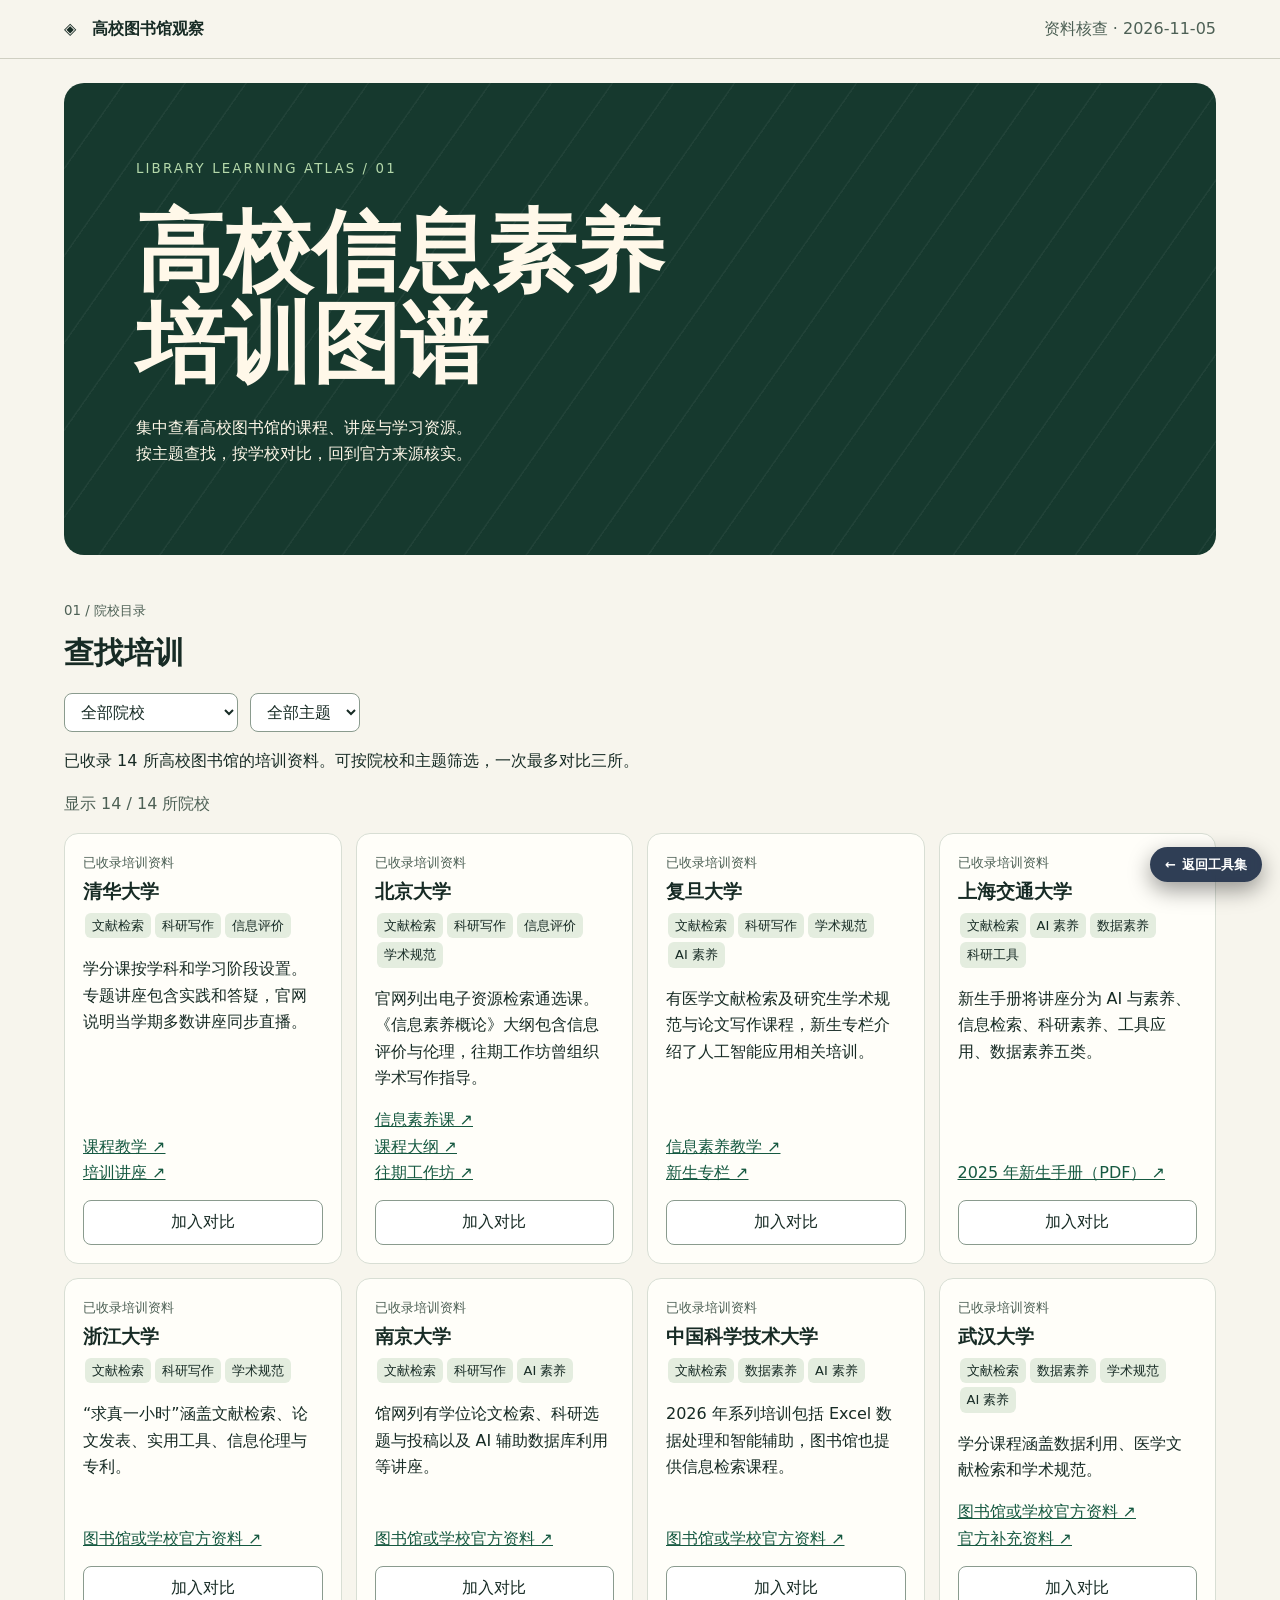
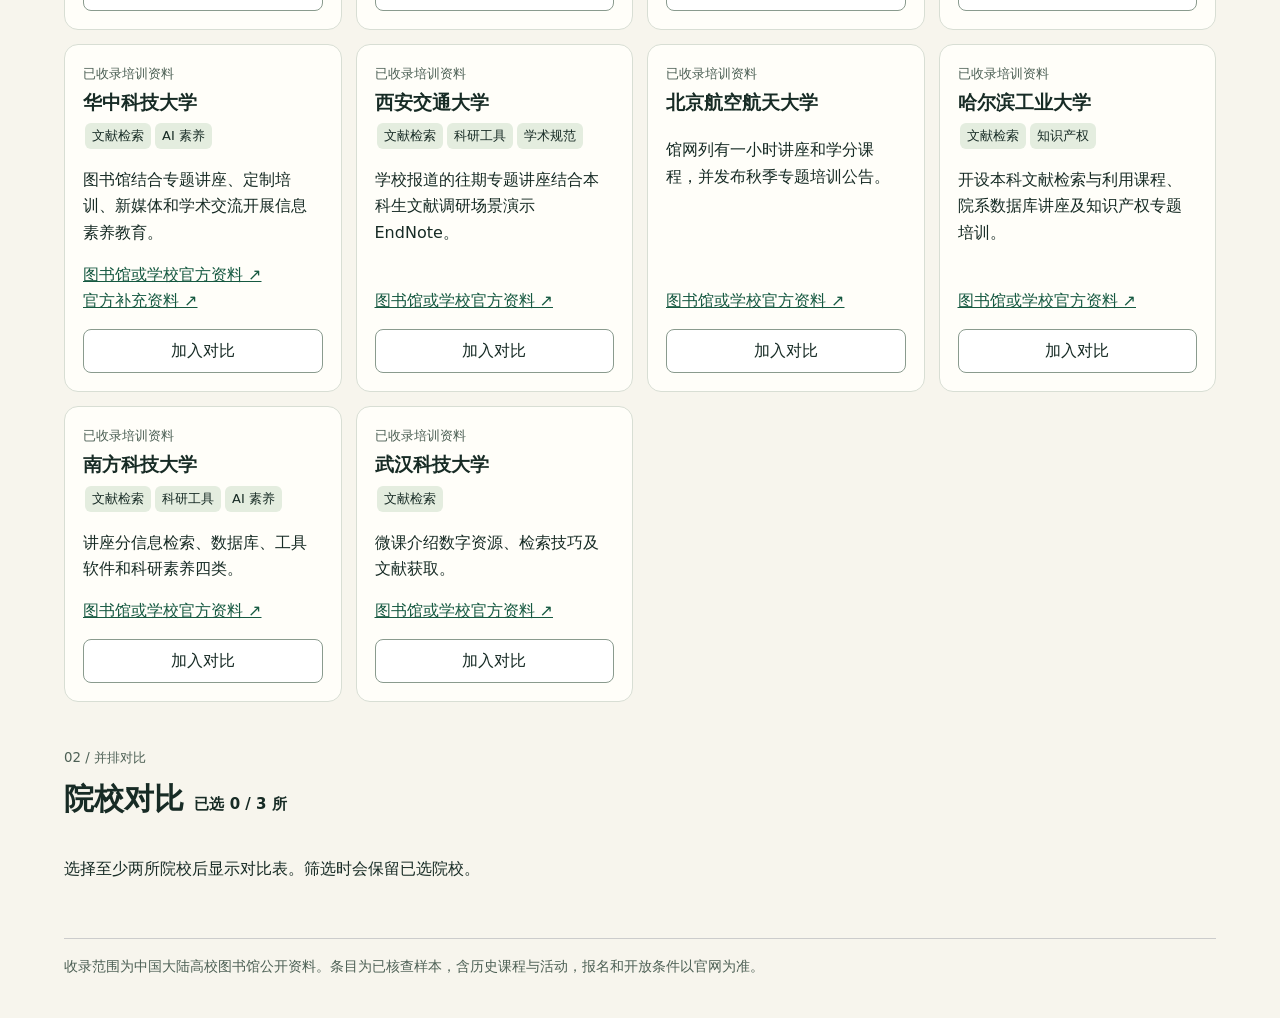
<file: training-atlas.html>
<!doctype html><html lang="zh-CN"><meta charset="utf-8"><meta name="viewport" content="width=device-width,initial-scale=1"><title>高校信息素养培训图谱</title><style>*{box-sizing:border-box}body{margin:0;background:#f7f5ed;color:#172b25;font:16px/1.65 system-ui,sans-serif}header{display:flex;justify-content:space-between;gap:12px;padding:16px max(5vw,16px);border-bottom:1px solid #cfcfc2}header span,small,#count,footer{color:#4d6055}main{max-width:1200px;margin:auto;padding:24px}.hero{background:#16392e;color:#fff8e9;padding:clamp(24px,6vw,72px);border-radius:20px;background-image:repeating-linear-gradient(125deg,transparent 0 48px,#ffffff0c 49px 50px)}.hero small{color:#b4d8aa;letter-spacing:.16em}h1{font-size:clamp(40px,8vw,88px);line-height:1.05;margin:24px 0}h2{margin:4px 0 16px;font-size:30px}.catalog,#compare{margin-top:42px}.filters{display:flex;flex-wrap:wrap;gap:12px}select,button{font:inherit;padding:8px 12px;border:1px solid #8a9b8e;border-radius:8px;background:#fff;color:inherit}button{cursor:pointer}button[aria-pressed=true]{background:#16392e;color:white}#cards{display:grid;grid-template-columns:repeat(auto-fit,minmax(min(100%,245px),1fr));gap:14px}article{background:#fffef9;border:1px solid #d8ded4;border-radius:14px;padding:18px;display:flex;flex-direction:column}article h3{margin:3px 0}article p{flex:1}.tag{display:inline-block;background:#e4eddf;margin:2px;padding:2px 7px;border-radius:6px;font-size:13px}a{color:#165941}article button{margin-top:14px}#matrix{overflow:auto}table{border-collapse:collapse;background:white;width:100%;min-width:480px}th,td{text-align:left;vertical-align:top;border:1px solid #d8ded4;padding:12px}th{background:#e4eddf}#selected{font-size:15px}footer{border-top:1px solid #ccc;margin-top:40px;padding:16px 0;font-size:14px}
</style><body>
<header><b>◈　高校图书馆观察</b><span>资料核查 · 2026-11-05</span></header>
<main><section class="hero"><small>LIBRARY LEARNING ATLAS / 01</small><h1>高校信息素养<br>培训图谱</h1><p>集中查看高校图书馆的课程、讲座与学习资源。<br>按主题查找，按学校对比，回到官方来源核实。</p></section>
<section class="catalog"><small>01 / 院校目录</small><h2>查找培训</h2><div class="filters"><select id="school" aria-label="筛选院校"><option value="">全部院校</option></select><select id="topic" aria-label="筛选主题"><option value="">全部主题</option></select></div><p>已收录 14 所高校图书馆的培训资料。可按院校和主题筛选，一次最多对比三所。</p><p id="count" role="status"></p><div id="cards"></div></section>
<section id="compare"><small>02 / 并排对比</small><h2>院校对比 <span id="selected"></span></h2><p id="limit" role="status"></p><div id="matrix"></div></section>
<footer>收录范围为中国大陆高校图书馆公开资料。条目为已核查样本，含历史课程与活动，报名和开放条件以官网为准。</footer></main><script>const trainingRecords = [
 {name:'清华大学',city:'北京',formats:'学分课、慕课、系列讲座、院系定制',audience:'本科生、研究生及师生',topics:['文献检索','科研写作','信息评价'],detail:'学分课按学科和学习阶段设置。专题讲座包含实践和答疑，官网说明当学期多数讲座同步直播。',access:'校内读者可经荷塘雨课堂观看直播或回放。',sources:[['课程教学','https://lib.tsinghua.edu.cn/xxzc/kcjx.htm'],['培训讲座','https://lib.tsinghua.edu.cn/xxzc/pxjz.htm']]},
 {name:'北京大学',city:'北京',formats:'通选课、视频公开课、往期工作坊',audience:'选课学生及参与活动的同学',topics:['文献检索','科研写作','信息评价','学术规范'],detail:'官网列出电子资源检索通选课。《信息素养概论》大纲包含信息评价与伦理，往期工作坊曾组织学术写作指导。',access:'公开课链接见官网，选课与活动资格需另查当期通知。',sources:[['信息素养课','https://www.lib.pku.edu.cn/portal/cn/fw/yixiaoshijiangzuo/xinxisuyang'],['课程大纲','https://lib.pku.edu.cn/portal/cn/fw/yixiaoshijiangzuo/xinxisuyang/suyanggailun/dagang'],['往期工作坊','https://www.lib.pku.edu.cn/5jlhd/56cgfb/564tsgtx/2023/d118q/2023118gzjz/5df8e809dbfc4455be91ce418bc15db2.htm']]},
 {name:'复旦大学',city:'上海',formats:'本科与研究生课程、慕课资源、专题培训',audience:'本科生、研究生及培训读者',topics:['文献检索','科研写作','学术规范','AI 素养'],detail:'有医学文献检索及研究生学术规范与论文写作课程，新生专栏介绍了人工智能应用相关培训。',access:'教学页提供课程和资源入口，培训安排以图书馆通知为准。',sources:[['信息素养教学','https://library.fudan.edu.cn/infoliteracy/'],['新生专栏','https://library.fudan.edu.cn/xszl/']]},
 {name:'上海交通大学',city:'上海',formats:'系列讲座培训（2025 年新生手册）',audience:'全校师生',topics:['文献检索','AI 素养','数据素养','科研工具'],detail:'新生手册将讲座分为 AI 与素养、信息检索、科研素养、工具应用、数据素养五类。',access:'公开手册可阅览，场次和参与条件需查当期通知。',sources:[['2025 年新生手册（PDF）','https://www.lib.sjtu.edu.cn/fresh/files/%E6%96%B0%E7%94%9F%E6%89%8B%E5%86%8C2025.pdf']]},
 {"name":"浙江大学","formats":"系列讲座、选修课","audience":"师生","topics":["文献检索","科研写作","学术规范"],"detail":"“求真一小时”涵盖文献检索、论文发表、实用工具、信息伦理与专利。","access":"从“学在浙大”的图书馆课程入口查找线上资源。","sources":[["图书馆或学校官方资料","https://libweb.zju.edu.cn/jz/list.htm"]]},
 {"name":"南京大学","formats":"知识讲座、培训学习资料","audience":"以场次通知为准","topics":["文献检索","科研写作","AI 素养"],"detail":"馆网列有学位论文检索、科研选题与投稿以及 AI 辅助数据库利用等讲座。","access":"从馆网讲座通知查看参加方式。","sources":[["图书馆或学校官方资料","https://lib.nju.edu.cn/"]]},
 {"name":"中国科学技术大学","formats":"系列讲座、新生培训","audience":"师生及新生","topics":["文献检索","数据素养","AI 素养"],"detail":"2026 年系列培训包括 Excel 数据处理和智能辅助，图书馆也提供信息检索课程。","access":"以图书馆当期通知为准。","sources":[["图书馆或学校官方资料","https://lib.ustc.edu.cn/"]]},
 {"name":"武汉大学","formats":"学分课程、数字素养培训、嵌入式教学","audience":"选课学生及各场次读者","topics":["文献检索","数据素养","学术规范","AI 素养"],"detail":"学分课程涵盖数据利用、医学文献检索和学术规范。","access":"《信息素养与实践》线上部分使用珞珈在线。","sources":[["图书馆或学校官方资料","https://lib.whu.edu.cn/"],["官方补充资料","https://oldwww.lib.whu.edu.cn/webfile/category/xxsy/912.html"]]},
 {"name":"华中科技大学","formats":"一小时讲座、信息检索课程、定制培训","audience":"校内教学与科研读者","topics":["文献检索","AI 素养"],"detail":"图书馆结合专题讲座、定制培训、新媒体和学术交流开展信息素养教育。","access":"从图书馆教学与培训栏目查看详情。","sources":[["图书馆或学校官方资料","https://lib.hust.edu.cn/"],["官方补充资料","https://news.hust.edu.cn/info/1002/58664.htm"]]},
 {"name":"西安交通大学","formats":"院系专题培训","audience":"本科生","topics":["文献检索","科研工具","学术规范"],"detail":"学校报道的往期专题讲座结合本科生文献调研场景演示 EndNote。","access":"报道所述活动采用线上与线下结合。","sources":[["图书馆或学校官方资料","https://news.xjtu.edu.cn/info/1219/233577.htm"]]},
 {"name":"北京航空航天大学","formats":"一小时讲座、学分课程、专题培训","audience":"以当期通知为准","topics":[],"detail":"馆网列有一小时讲座和学分课程，并发布秋季专题培训公告。","access":"课程主题及报名安排见馆网。","sources":[["图书馆或学校官方资料","https://lib.buaa.edu.cn/"]]},
 {"name":"哈尔滨工业大学","formats":"本科课程、嵌入式课程、专题讲座","audience":"本科生、校内师生、院系与课题组","topics":["文献检索","知识产权"],"detail":"开设本科文献检索与利用课程、院系数据库讲座及知识产权专题培训。","access":"院系及课题组可按学科服务页联系定制培训。","sources":[["图书馆或学校官方资料","https://lib.hit.edu.cn/2024/1202/c14793a360374/page.htm"]]},
 {"name":"南方科技大学","formats":"信息素养系列讲座","audience":"校内师生","topics":["文献检索","科研工具","AI 素养"],"detail":"讲座分信息检索、数据库、工具软件和科研素养四类。","access":"部分往期讲座有资料或视频入口。","sources":[["图书馆或学校官方资料","https://lib.sustech.edu.cn/xljz/list.htm"]]},
 {"name":"武汉科技大学","formats":"图文与视频微课、培训讲座","audience":"师生","topics":["文献检索"],"detail":"微课介绍数字资源、检索技巧及文献获取。","access":"馆网微课目录提供播放入口。","sources":[["图书馆或学校官方资料","https://tsg.wust.edu.cn/kyfw2/xxsyjywkc.htm"]]}
];
const schools = trainingRecords;
const maxSchools = 3;
const byId = id => document.getElementById(id);
const picked = new Set();
const links = school => !school.sources.length
 ? '<a target="_blank" rel="noopener noreferrer" href="https://www.baidu.com/s?wd='+encodeURIComponent(school.name+' 图书馆 信息素养 培训')+'">检索培训资料 ↗</a>'
 : school.sources.map(([label,url]) => '<a target="_blank" rel="noopener noreferrer" href="'+url+'">'+label+' ↗</a>').join('<br>');
byId('school').append(...schools.map(({name}) => new Option(name,name)));
const topics = [...new Set(schools.flatMap(school => school.topics))];
byId('topic').append(...topics.map(topic => new Option(topic,topic)));
function render() {
 const name = byId('school').value;
 const topic = byId('topic').value;
 const visible = schools.filter(school => (!topic || school.topics.includes(topic)) && (!name || school.name === name));
 byId('count').textContent = '显示 '+visible.length+' / '+schools.length+' 所院校';
 byId('cards').innerHTML = visible.map(school => '<article><small>'+'已收录培训资料'+'</small><h3>'+school.name+'</h3><div>'+school.topics.map(tag=>'<span class="tag">'+tag+'</span>').join('')+'</div><p>'+school.detail+'</p><div>'+links(school)+'</div><button data-school="'+school.name+'" aria-pressed="'+picked.has(school.name)+'">'+(picked.has(school.name)?'移出对比':'加入对比')+'</button></article>').join('') || '<p>没有匹配结果。可切换院校或主题。</p>';
 const chosen = schools.filter(school=>picked.has(school.name));
 byId('selected').textContent = '已选 '+chosen.length+' / '+maxSchools+' 所';
 const rows = [['培训形式','formats'],['主要对象','audience'],['培训主题','topics'],['内容特色','detail'],['访问与参与','access'],['资料入口','sources']];
 byId('matrix').innerHTML = chosen.length<2 ? '<p>选择至少两所院校后显示对比表。筛选时会保留已选院校。</p>' : '<table><thead><tr><th scope="col">对比维度</th>'+chosen.map(s=>'<th scope="col">'+s.name+'</th>').join('')+'</tr></thead><tbody>'+rows.map(([label,key])=>'<tr><th scope="row">'+label+'</th>'+chosen.map(s=>'<td>'+(key==='sources'?links(s):key==='topics'?(s.topics.join('、') || '待核查'):s[key])+'</td>').join('')+'</tr>').join('')+'</tbody></table>';
}
byId('cards').addEventListener('click',event=>{
 const name=event.target.dataset.school;
 if (!name) return;
 if (!picked.has(name) && picked.size >= maxSchools) {
  byId('limit').textContent = '最多对比三所院校。请先移出一所。';
  return;
 }
 byId('limit').textContent = '';
 if (picked.has(name)) picked.delete(name);
 else picked.add(name);
 render();
 [...byId('cards').querySelectorAll('button')].find(button=>button.dataset.school===name).focus();
});
byId('school').addEventListener('change',render);
byId('topic').addEventListener('change',render);
render();
</script><style>#backnav{position:fixed;right:18px;bottom:18px;z-index:99999;display:flex;align-items:center;gap:6px;background:#1b2b45e8;color:#fff!important;text-decoration:none;font:600 13px/1 system-ui,-apple-system,"Microsoft YaHei",sans-serif;padding:11px 15px;border-radius:999px;box-shadow:0 8px 22px #0006;backdrop-filter:blur(6px)}#backnav:hover{background:#2f65bd}@media print{#backnav{display:none}}</style><a id="backnav" href="index.html"><span>&larr;</span><span>返回工具集</span></a></body></html>
</file>
<file: styles.css>
@charset "UTF-8";
:root{--ink:#172944;--blue:#2854db;--orange:#ec6637;--paper:#f5f7fb;--muted:#69768c;--line:#e0e6f0;--white:#fff;font-family:Inter,"PingFang SC","Microsoft YaHei",sans-serif;color:var(--ink);background:var(--paper);font-size:16px;font-synthesis:none}*{box-sizing:border-box}body{margin:0}button,input,select{font:inherit}button,a,input,select{-webkit-tap-highlight-color:transparent}button{cursor:pointer}a{color:var(--blue);text-decoration:none}button:focus-visible,a:focus-visible,input:focus-visible,select:focus-visible{outline:3px solid #ec9b47;outline-offset:3px}button{color:inherit}button:disabled{cursor:default}h1,h2,h3,p{margin:0}button{border:0;background:none}small{font-size:.875rem}header.header{height:88px;background:white;border-bottom:1px solid var(--line);display:flex;align-items:center;padding:0 40px;gap:40px;position:relative;z-index:2}.brand{display:flex;align-items:center;gap:12px;color:var(--ink);font-weight:750;font-size:1.3rem;letter-spacing:.03em}.brand-mark{width:42px;height:42px;border-radius:12px;background:var(--ink);color:white;display:grid;place-items:center;font-size:1.35rem;font-weight:500}.brand small{display:block;font-weight:400;font-size:.75rem;letter-spacing:.08em;color:var(--muted);margin-top:4px}.header-note{font-size:.875rem;color:var(--muted);margin-left:auto}.text-button{font-size:.875rem;padding:8px 0;color:var(--blue);font-weight:550}.header .text-button{color:var(--ink)}.shell{display:grid;grid-template-columns:248px minmax(0,1fr);max-width:1700px;margin:auto}.sidebar{border-right:1px solid var(--line);padding:32px 20px 24px 28px;background:#fff;align-self:start;position:sticky;top:0;height:100vh;overflow:auto;scrollbar-width:thin}.nav-label{font-size:.75rem;font-weight:700;letter-spacing:.12em;color:var(--muted);display:flex;justify-content:space-between;margin-bottom:22px}.nav-label span{color:#a1adbf;letter-spacing:0}.nav-group{margin-bottom:14px}.nav-track{display:flex;align-items:center;width:100%;font-weight:650;font-size:.9375rem;gap:9px;padding:10px 0;text-align:left}.nav-track .dot{width:8px;height:8px;border-radius:50%;background:var(--blue)}.nav-track.life .dot{background:var(--orange)}.nav-track em{font-size:.75rem;margin-left:auto;font-style:normal;color:var(--muted)}.nav-category{display:flex;gap:8px;align-items:center;width:100%;padding:8px 10px 8px 17px;margin:2px 0;border-radius:6px;color:#5a687c;font-size:.875rem;text-align:left}.nav-category span{margin-left:auto;color:#8b98ae;font-size:.75rem;font-variant-numeric:tabular-nums}.nav-category.active{background:#ecf0ff;color:var(--blue);font-weight:600}.nav-category:hover{background:#f2f5fa}.side-foot{border-top:1px solid var(--line);margin-top:24px;padding-top:24px}.side-foot strong{font-size:.875rem}.side-foot p{font-size:.8125rem;line-height:1.9;color:var(--muted);margin-top:8px}.mini-line{display:block;width:24px;height:3px;background:var(--orange);margin-bottom:12px}main{padding:36px 44px 24px;min-width:0}.intro{display:flex;justify-content:space-between;gap:24px;margin-bottom:26px}.eyebrow{font-size:.75rem;font-weight:650;letter-spacing:.13em;color:var(--blue);margin-bottom:13px}h1{font-size:clamp(1.7rem,2.55vw,2.5rem);font-weight:700;letter-spacing:-.035em;line-height:1.3}.intro p{font-size:.9375rem;color:var(--muted);margin-top:14px;line-height:1.7}.mobile-break{display:none}.index-stamp{border-left:1px solid #c7d2e8;padding-left:22px;min-width:134px;position:relative;align-self:center}.index-stamp span{font-size:.75rem;color:var(--muted)}.index-stamp b{font-size:1rem;display:block;line-height:1.6;margin-top:6px;font-weight:550}.index-stamp i{position:absolute;right:0;bottom:0;font-style:normal;font-size:1.6rem;color:var(--orange)}.search-panel{border:1px solid #d7dfef;background:#fff;border-radius:12px;padding:18px 20px 12px;box-shadow:0 8px 30px #162a4805}.search-box{display:flex;align-items:center;gap:12px}.search-box>span{font-size:1.8rem;color:var(--muted);line-height:1}.search-box input{flex:1;min-width:0;height:44px;border:0;outline:none!important;color:var(--ink);background:transparent;font-size:1rem}.search-box:focus-within{outline:2px solid #7690f7;outline-offset:5px;border-radius:4px}.search-box input::placeholder{color:#8a95a8}.search-box button{background:var(--blue);color:white;padding:13px 22px;border-radius:7px;font-size:.875rem;white-space:nowrap}.search-box button span{margin-left:16px}.quick{display:flex;align-items:center;gap:10px;flex-wrap:wrap;margin:12px 0 16px}.quick>span{color:var(--muted);font-size:.75rem}.quick button{font-size:.75rem;color:#596b8b;background:#f2f5fb;padding:5px 10px;border-radius:5px}.quick button:hover{background:#e5edff}.filters{border-top:1px solid var(--line);padding-top:12px;display:flex;align-items:center;gap:18px;flex-wrap:wrap}.filters label{display:flex;gap:8px;align-items:center;font-size:.8125rem;color:var(--muted)}select,.region-label input{color:var(--ink);border:1px solid var(--line);border-radius:5px;padding:7px 9px;background:white;max-width:100%;font-size:.875rem}.region-label input{width:160px}.filters>.text-button{margin-left:auto}.filter-help{font-size:.75rem;color:#748197;margin-top:10px;line-height:1.6}.track-tabs{display:grid;grid-template-columns:1fr 1fr;gap:16px;margin:22px 0 25px}.track{display:flex;align-items:center;gap:12px;padding:18px 19px;border:1px solid var(--line);border-radius:9px;text-align:left;background:white}.track.active{border-color:var(--blue);background:#edf2ff;box-shadow:inset 0 -2px var(--blue)}.track.life.active{border-color:var(--orange);background:#fff3ed;box-shadow:inset 0 -2px var(--orange)}.track-icon{color:var(--blue);font-size:1.1rem;font-weight:650;border-right:1px solid #d5def6;padding-right:12px;line-height:2}.life .track-icon{color:var(--orange);border-color:#f2dcd4}.track b{font-size:1rem;font-weight:650;display:block}.track small{display:block;color:var(--muted);font-size:.75rem;margin-top:5px}.track em{margin-left:auto;font-size:.75rem;white-space:nowrap;color:var(--muted);font-style:normal}.result-heading{display:flex;justify-content:space-between;align-items:center;gap:10px;font-size:.8125rem;color:var(--muted)}.breadcrumb{display:flex;align-items:center;gap:8px}.breadcrumb span{color:var(--blue)}#result-count{font-variant-numeric:tabular-nums;white-space:nowrap}.scope-row{display:flex;align-items:center;justify-content:space-between;margin:10px 0 22px;gap:12px}h2{font-size:1.375rem;letter-spacing:-.02em}.category-section{margin-bottom:28px}.category-heading{display:flex;align-items:center;gap:10px;margin-bottom:13px}.category-heading .category-number{font-size:.75rem;color:var(--muted);font-variant-numeric:tabular-nums}.category-heading h3{font-size:1rem;font-weight:650}.category-heading p{font-size:.8125rem;color:var(--muted)}.category-heading .rule{height:1px;background:var(--line);flex:1;margin-left:5px}.category-heading .total{font-size:.75rem;color:var(--muted);white-space:nowrap}.cards{display:grid;grid-template-columns:repeat(3,minmax(0,1fr));gap:12px}.card{background:#fff;border:1px solid var(--line);border-radius:9px;padding:17px 17px 14px;display:flex;flex-direction:column;text-align:left;transition:transform .18s,border-color .18s,box-shadow .18s;min-height:182px;width:100%}.card:hover{transform:translateY(-3px);border-color:#95a9e9;box-shadow:0 8px 24px #23365d0a}.card-meta{display:flex;align-items:center;gap:5px;font-size:.75rem;color:var(--muted);flex-wrap:wrap;margin-bottom:12px}.badge{font-size:.75rem;padding:3px 6px;border-radius:4px;background:#f0f4fb;color:#55709a;line-height:1.4}.badge.personal{color:#8b4f20;background:#fff0df}.badge.guide{color:#54647b;background:#eff2f6}.card-title{font-size:1rem;font-weight:650;line-height:1.6;margin-bottom:5px}.card-desc{font-size:.875rem;color:var(--muted);line-height:1.7;margin-bottom:16px}.card-bottom{margin-top:auto;padding-top:11px;border-top:1px solid #eef1f6;display:flex;align-items:center;justify-content:space-between;font-size:.75rem;color:#78859a;gap:8px}.card-bottom>span:last-child{color:var(--blue);white-space:nowrap}.more{display:block;margin:12px auto 0;font-size:.875rem;color:var(--blue);padding:9px 20px;border:1px solid #dae3f9;border-radius:6px;background:#f0f4fc}.empty{padding:50px 24px;text-align:center;background:white;border:1px dashed #c6d2e7;border-radius:12px}.empty h3{font-size:1.1rem}.empty p{font-size:.9375rem;line-height:1.8;margin:12px;color:var(--muted)}.reading-note{margin-top:34px;padding:22px 25px;border-left:3px solid #ee9b56;background:#edf1f7;border-radius:0 8px 8px 0}.reading-note b{font-size:.9375rem}.reading-note p{font-size:.875rem;color:var(--muted);line-height:1.8;margin-top:8px}footer{font-size:.75rem;color:#7e8ba0;line-height:1.9;margin-top:26px}dialog{border:0;border-radius:16px;padding:0;color:var(--ink);width:min(680px,calc(100% - 32px));max-height:90vh;box-shadow:0 24px 100px #11234440}dialog::backdrop{background:#101d38a6;backdrop-filter:blur(3px)}.dialog-top{display:flex;align-items:center;justify-content:space-between;position:sticky;top:0;z-index:1;background:white;border-bottom:1px solid var(--line);padding:12px 26px;font-size:.8125rem;color:var(--muted)}.close{font-size:1.6rem;width:36px;height:36px;border-radius:50%;background:#f1f4f9;line-height:1}.close:hover{background:#e4eaf4}#detail-content,.guide-content{padding:26px 30px 32px}.detail-kicker{font-size:.75rem;letter-spacing:.08em;color:var(--blue);margin-bottom:12px}.detail-title{font-size:1.7rem;line-height:1.5;margin-bottom:12px}.detail-summary{font-size:1rem;line-height:1.8;color:var(--muted);margin:14px 0 24px}.detail-grid{display:grid;grid-template-columns:1fr 1fr;gap:20px;padding:18px;background:#f3f6fc;border-radius:9px;margin-bottom:24px}.detail-grid dt{font-size:.75rem;color:var(--muted);margin-bottom:7px}.detail-grid dd{margin:0;font-size:.9375rem;line-height:1.6}.detail-section{margin-top:23px}.detail-section h3,.guide-content h3{font-size:1rem;margin-bottom:10px}.detail-section p{line-height:1.8;font-size:.9375rem;color:#596a82}.source-link{display:block;border:1px solid var(--line);border-radius:7px;padding:14px 16px;margin-top:9px}.source-link b{display:flex;justify-content:space-between;gap:10px;font-size:.9375rem}.source-link small{display:block;margin-top:6px;color:var(--muted);font-size:.75rem;line-height:1.6}.query-preview{font-size:.875rem;line-height:1.8;background:#f3f5f9;padding:12px 14px;border:1px solid var(--line);border-radius:6px;overflow-wrap:anywhere}.action-row{display:flex;gap:10px;margin-top:12px;flex-wrap:wrap}.primary-link{background:var(--blue);color:white;border-radius:6px;padding:12px 16px;font-size:.875rem;display:inline-block}.secondary-button{border:1px solid #cbd5e8;border-radius:6px;padding:11px 16px;font-size:.875rem}.caution{background:#fff5e8;border-left:3px solid #eba55b;padding:14px 16px;margin-top:24px;font-size:.875rem;line-height:1.8;color:#805530}.detail-foot{font-size:.75rem;color:var(--muted);margin-top:18px;line-height:1.7}.guide-content>p{font-size:.9375rem;line-height:1.9;color:var(--muted);margin-bottom:20px}.steps{margin:24px 0}.steps section{position:relative;padding-left:43px;margin-bottom:20px}.steps section>span{position:absolute;left:0;top:0;font-size:.8125rem;color:var(--blue);padding:5px;background:#edf2ff;border-radius:4px}.steps p{font-size:.9375rem;color:var(--muted);line-height:1.8}.guide-content dl{font-size:.9375rem;line-height:1.8;margin-bottom:28px}.guide-content dt{font-weight:600}.guide-content dd{margin:4px 0 16px;color:var(--muted)}.level-flow{padding:14px;background:#f0f4ff;color:var(--blue);font-size:.9375rem;line-height:1.8;border-radius:6px;margin:16px 0}.sr-only{position:absolute;width:1px;height:1px;padding:0;overflow:hidden;clip:rect(0,0,0,0);white-space:nowrap}.skip{position:fixed;left:10px;top:-100px;background:white;padding:10px;z-index:10}.skip:focus{top:10px}#toast{position:fixed;bottom:24px;left:50%;transform:translateX(-50%);z-index:10;background:var(--ink);color:white;padding:12px 20px;border-radius:8px;font-size:.875rem;opacity:0;pointer-events:none;transition:opacity .2s}#toast.show{opacity:1}mark{background:#fff0b6;color:inherit;border-radius:2px;padding:0 1px}
@media(min-width:1500px){main{padding-left:58px;padding-right:58px}}@media(max-width:1180px){.shell{grid-template-columns:210px minmax(0,1fr)}main{padding:30px 28px}.sidebar{padding-left:20px;padding-right:15px}.cards{grid-template-columns:repeat(2,minmax(0,1fr))}.track{padding:15px 12px}.track em{display:none}.index-stamp{display:none}.filters{gap:12px}.region-label input{width:150px}}@media(max-width:760px){header.header{height:74px;padding:0 20px;gap:15px}.header-note{display:none}.header>.text-button{margin-left:auto}.brand{font-size:1.125rem}.brand-mark{width:36px;height:36px;font-size:1.2rem}.brand small{font-size:.75rem}.shell{display:block}.sidebar{position:relative;height:auto;padding:14px 18px;border-right:0;border-bottom:1px solid var(--line)}.nav-label,.side-foot{display:none}#nav{display:flex;flex-direction:column;gap:5px}.nav-group{margin:0;display:flex;align-items:center;gap:7px;overflow:auto;scrollbar-width:none}.nav-track{width:118px;flex-shrink:0;font-size:.875rem;gap:7px}.nav-track em{display:none}.nav-category{width:auto;white-space:nowrap;padding:7px 10px;flex-shrink:0;margin:0}.nav-category span{display:none}main{padding:25px 18px}h1{font-size:1.8rem}.eyebrow{font-size:.75rem;margin-bottom:12px}.intro{margin-bottom:20px}.intro p{font-size:.875rem;line-height:1.8;margin-top:12px}.search-panel{padding:14px}.search-box{gap:7px}.search-box button{padding:12px;font-size:.8125rem}.search-box button span{display:none}.search-box input{font-size:.9375rem}.quick{gap:7px}.filters{gap:10px}.filters label{font-size:.8125rem;gap:6px}.filters select{padding:6px;max-width:108px}.region-label{width:calc(100% - 50px)}.region-label input{flex:1;width:140px}.filter-help{font-size:.75rem}.track-tabs{gap:9px;margin-top:17px}.track{padding:13px 10px;gap:8px}.track-icon{font-size:.875rem;padding-right:7px}.track b{font-size:.9375rem}.track small{font-size:.75rem;line-height:1.5}.cards{gap:10px}.card{padding:14px;min-height:180px}.card-title{font-size:1rem}.card-desc{font-size:.875rem}.card-meta{font-size:.75rem;gap:4px}.card-bottom{align-items:flex-start;line-height:1.6}.card-bottom>span:first-child{max-width:65%}.category-heading p{display:none}.scope-row{margin-bottom:20px}h2{font-size:1.2rem}.breadcrumb{font-size:.75rem}.result-heading{font-size:.75rem}.reading-note{padding:18px}.dialog-top{padding:10px 18px}#detail-content,.guide-content{padding:22px}.detail-title{font-size:1.5rem}.detail-grid{gap:15px;padding:15px}.guide-content h2{font-size:1.35rem;line-height:1.6}}
@media(max-width:420px){header.header{height:64px}.sidebar{padding:8px 18px}.nav-track{padding:7px 0}.nav-category{padding:6px 10px}main{padding-top:19px}.intro{margin-bottom:16px}.intro p{margin-top:9px}.eyebrow{margin-bottom:9px}.mobile-break{display:block}h1{font-size:1.7rem}.quick{flex-wrap:nowrap;overflow:auto;white-space:nowrap;scrollbar-width:thin;margin:9px 0 12px;padding-bottom:4px}.quick>*{flex-shrink:0}.filters{padding-top:10px}.filters label{font-size:.875rem}.filter-help{margin-top:8px}.track-tabs{margin:15px 0 18px}.cards{grid-template-columns:1fr}.card{min-height:165px}.track small{display:none}.card-bottom>span:first-child{max-width:75%}.scope-row{margin:8px 0 15px}.scope-row>.text-button{font-size:.8125rem}.search-box input{font-size:.875rem}}@media(prefers-reduced-motion:reduce){*{transition:none!important;scroll-behavior:auto!important}}
</file>
